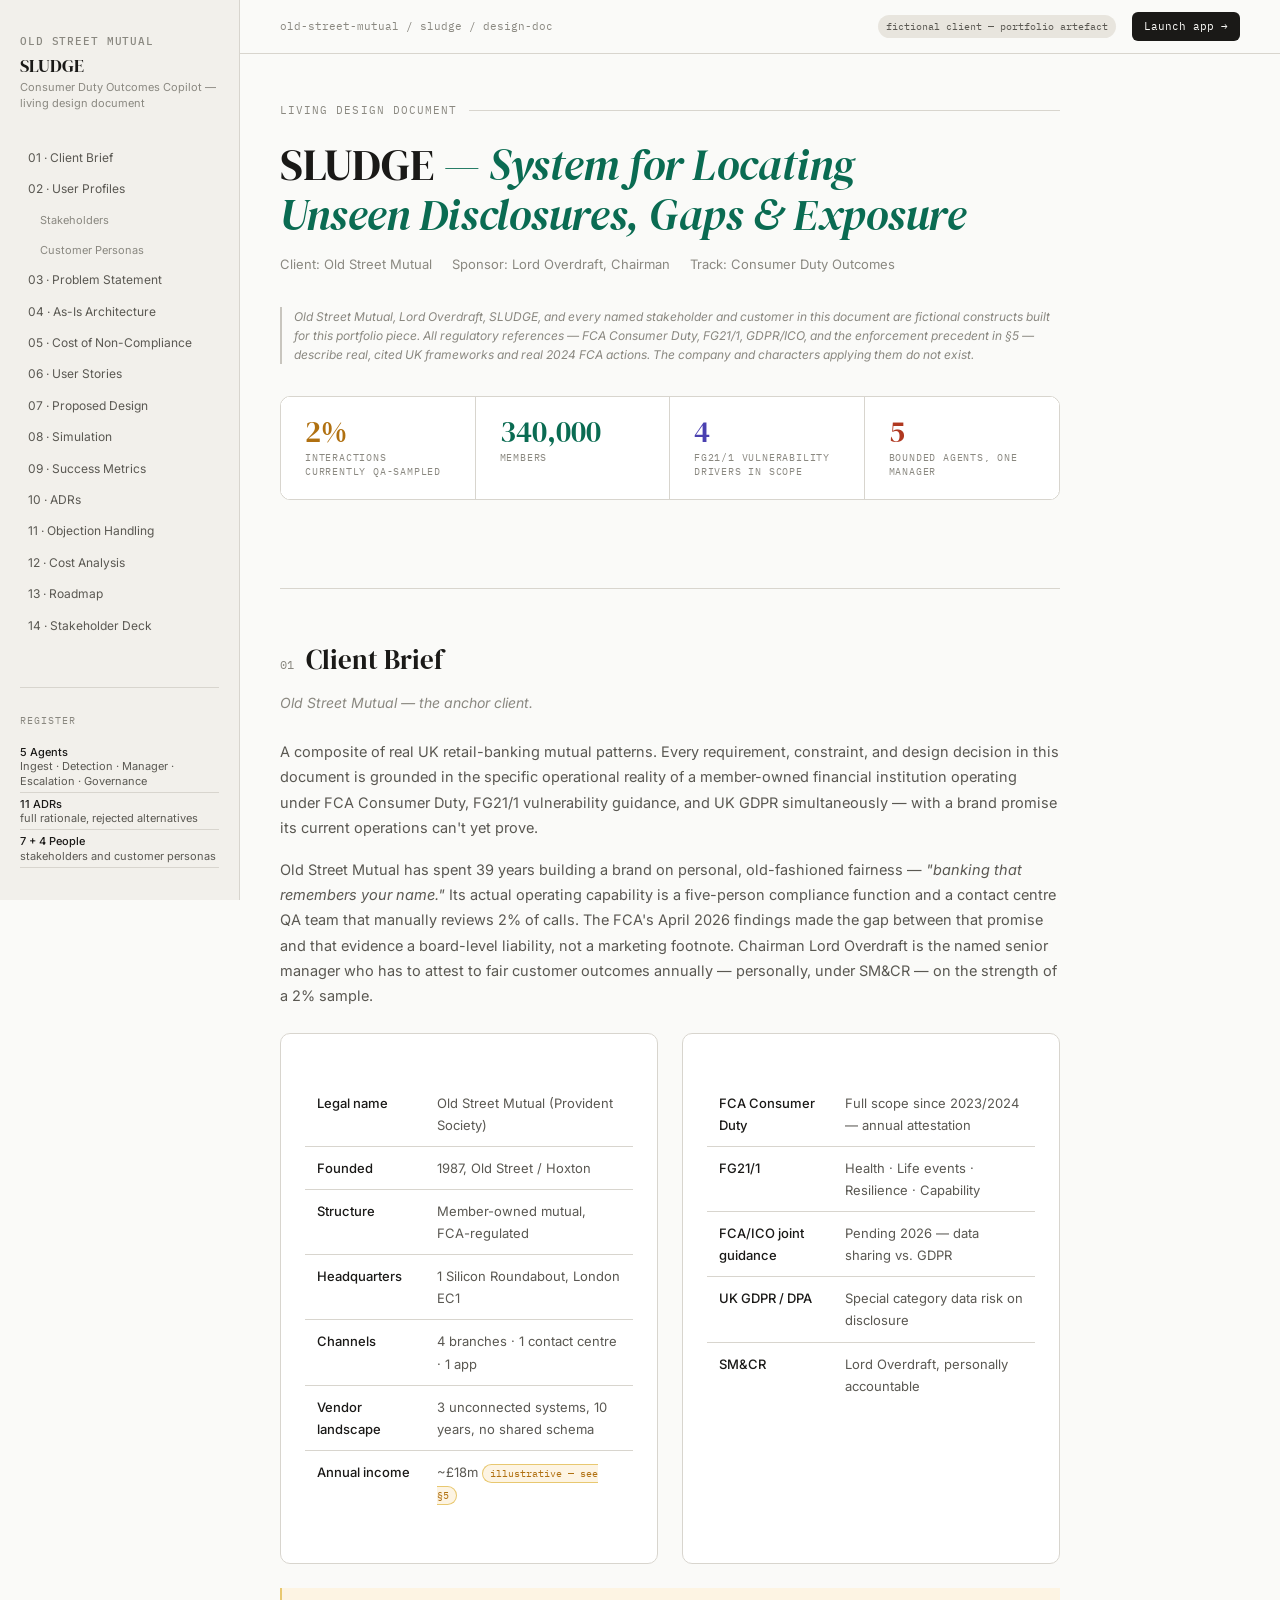
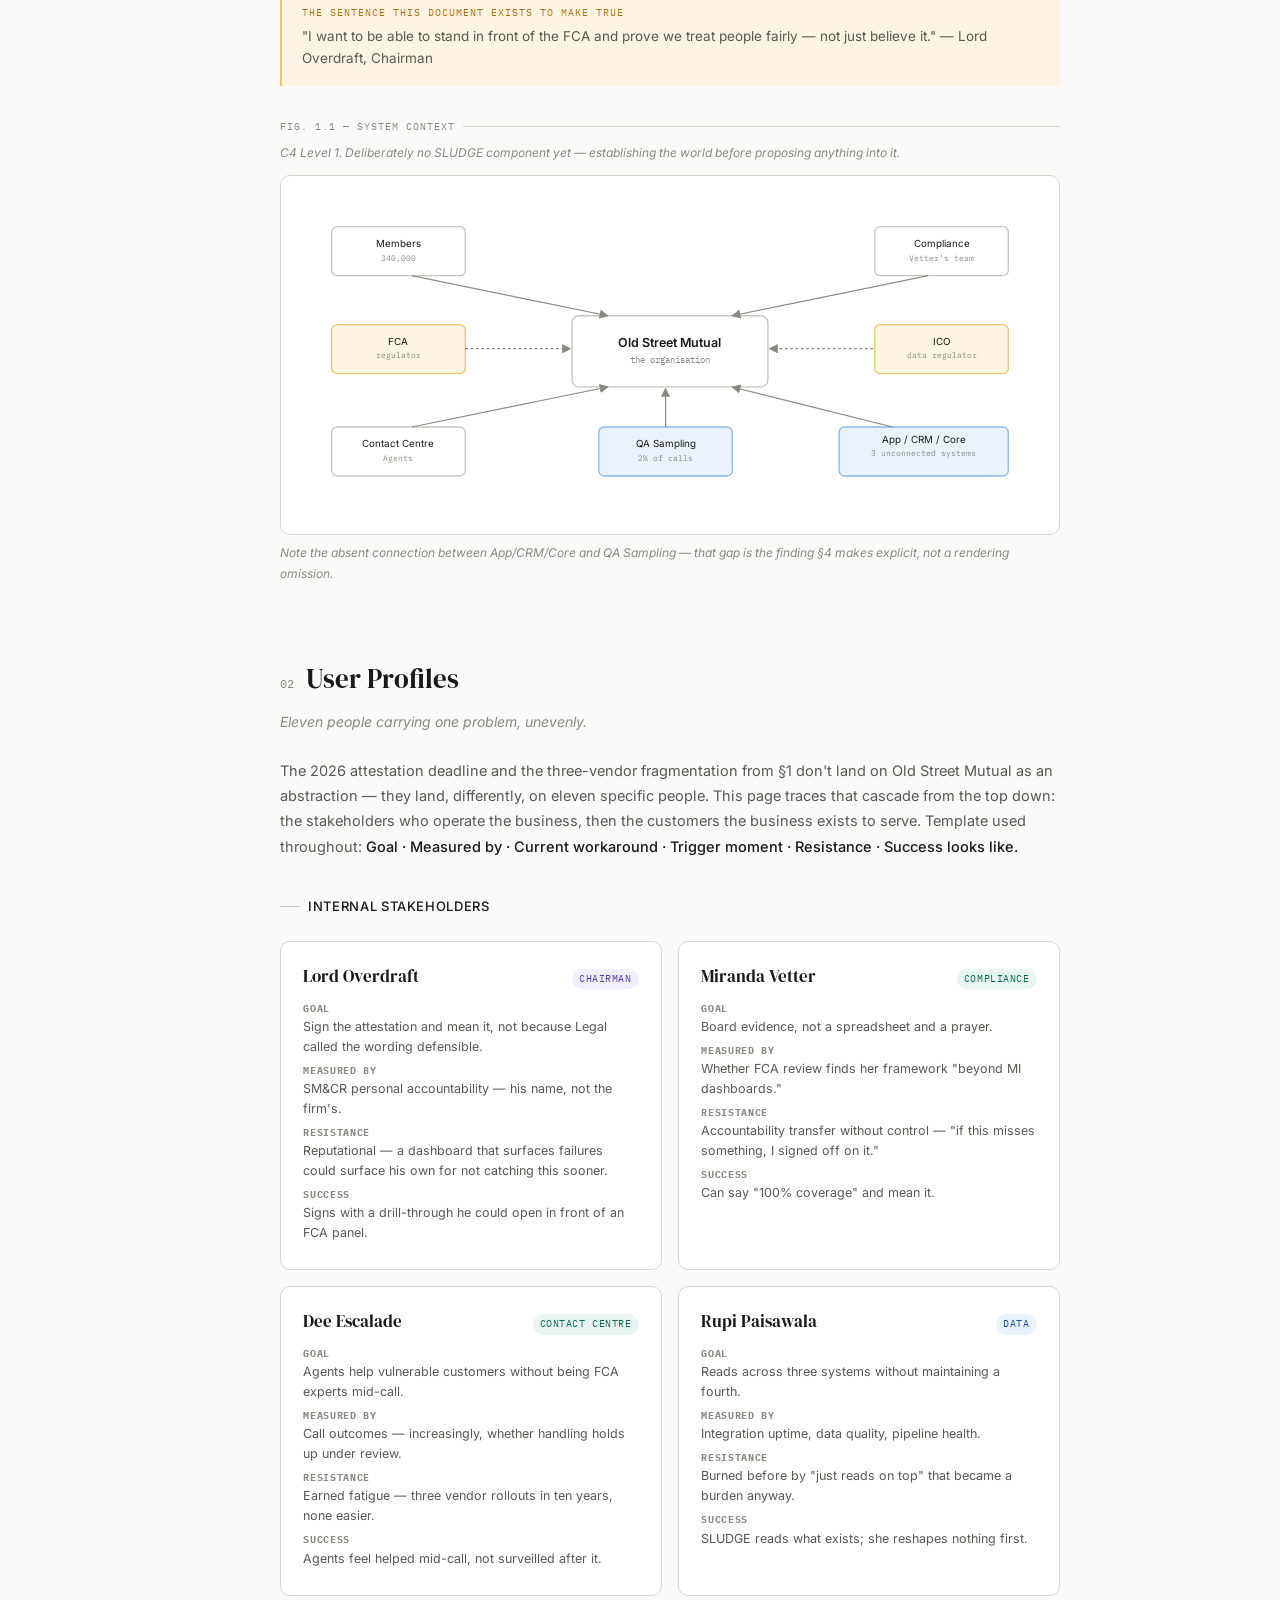
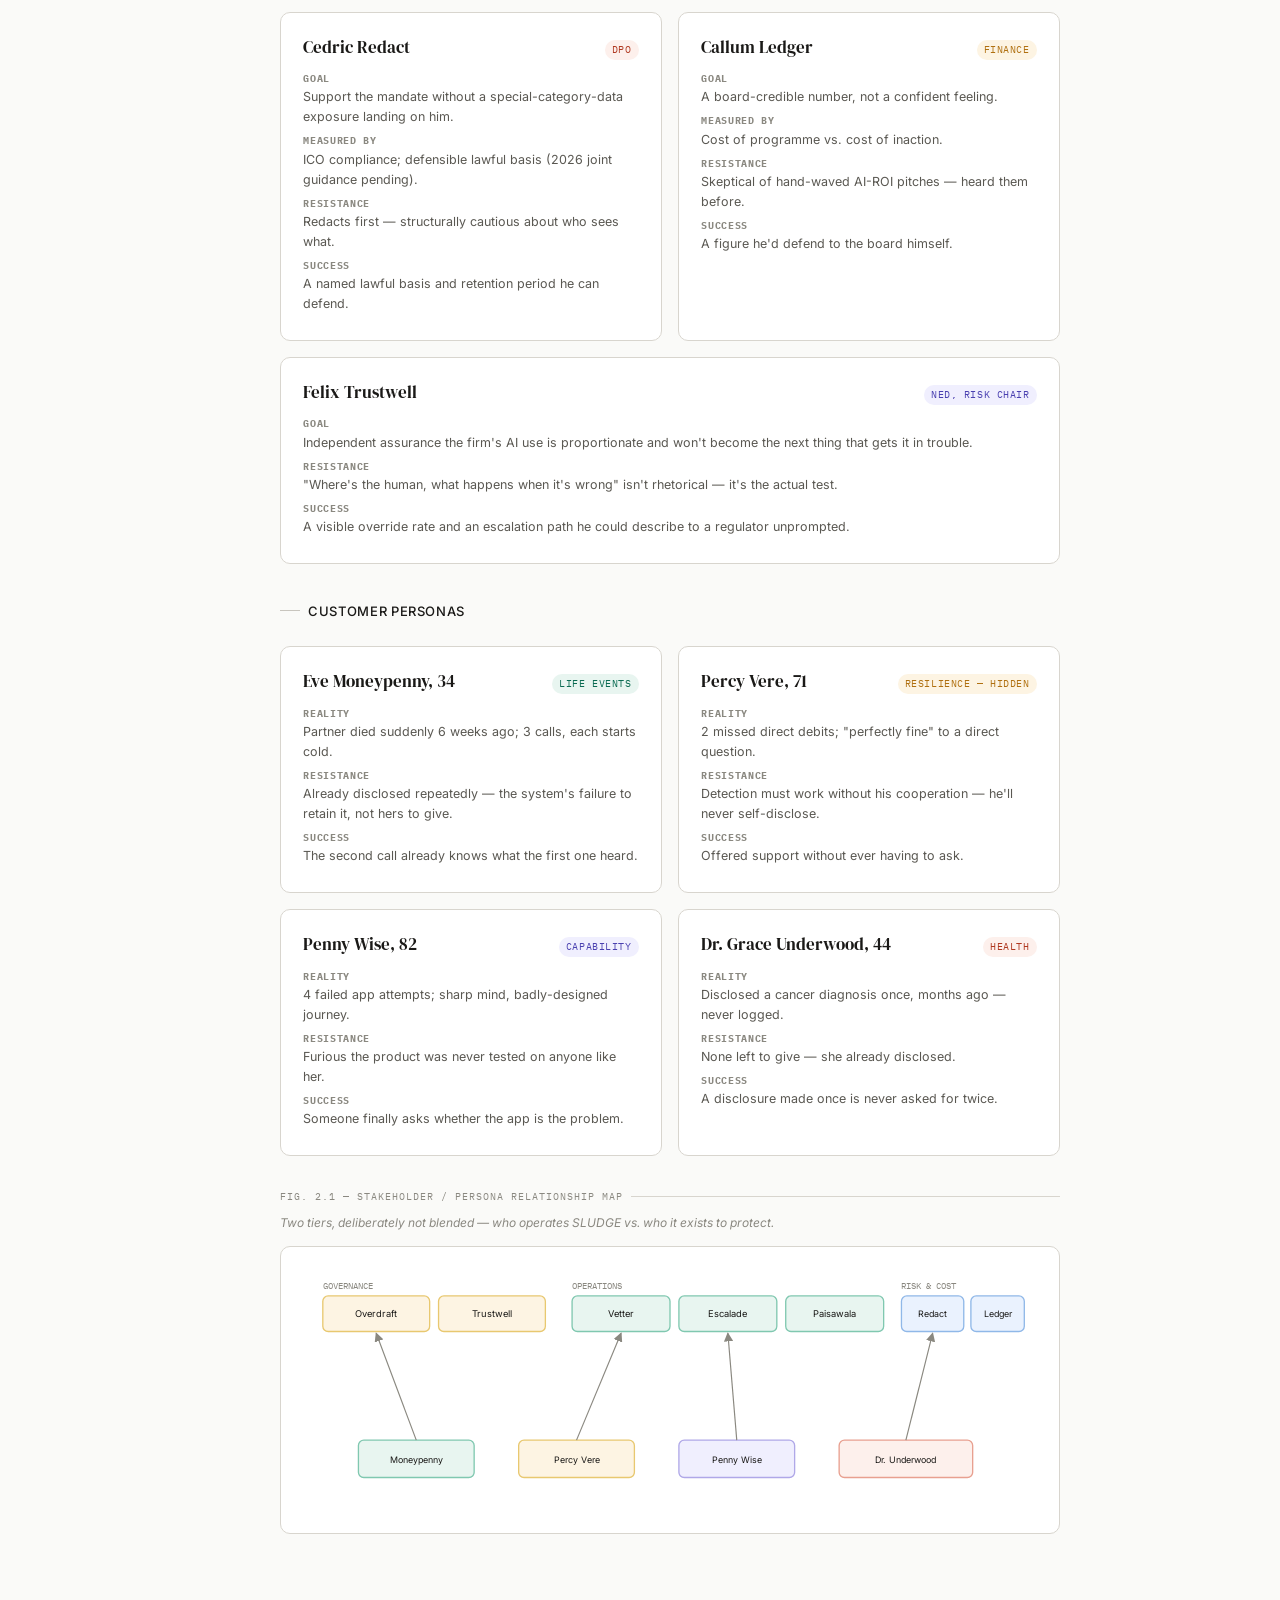
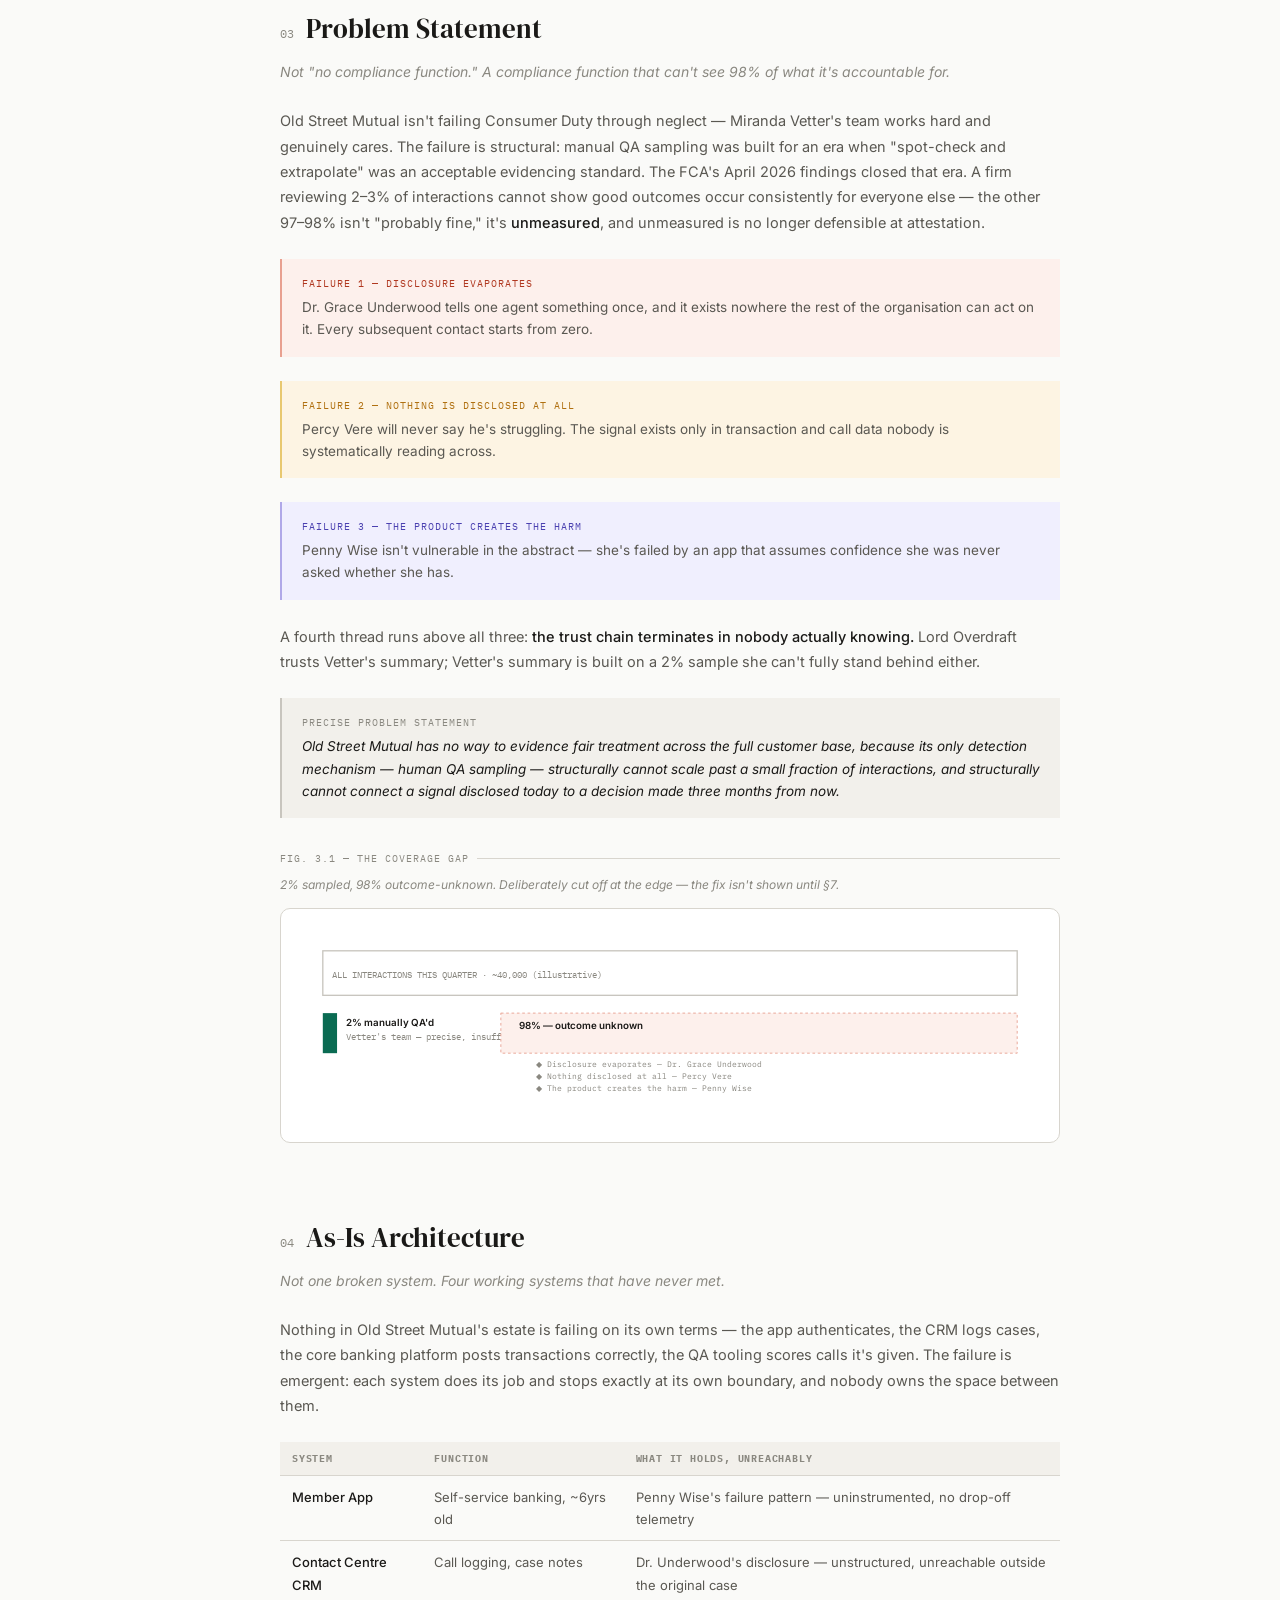
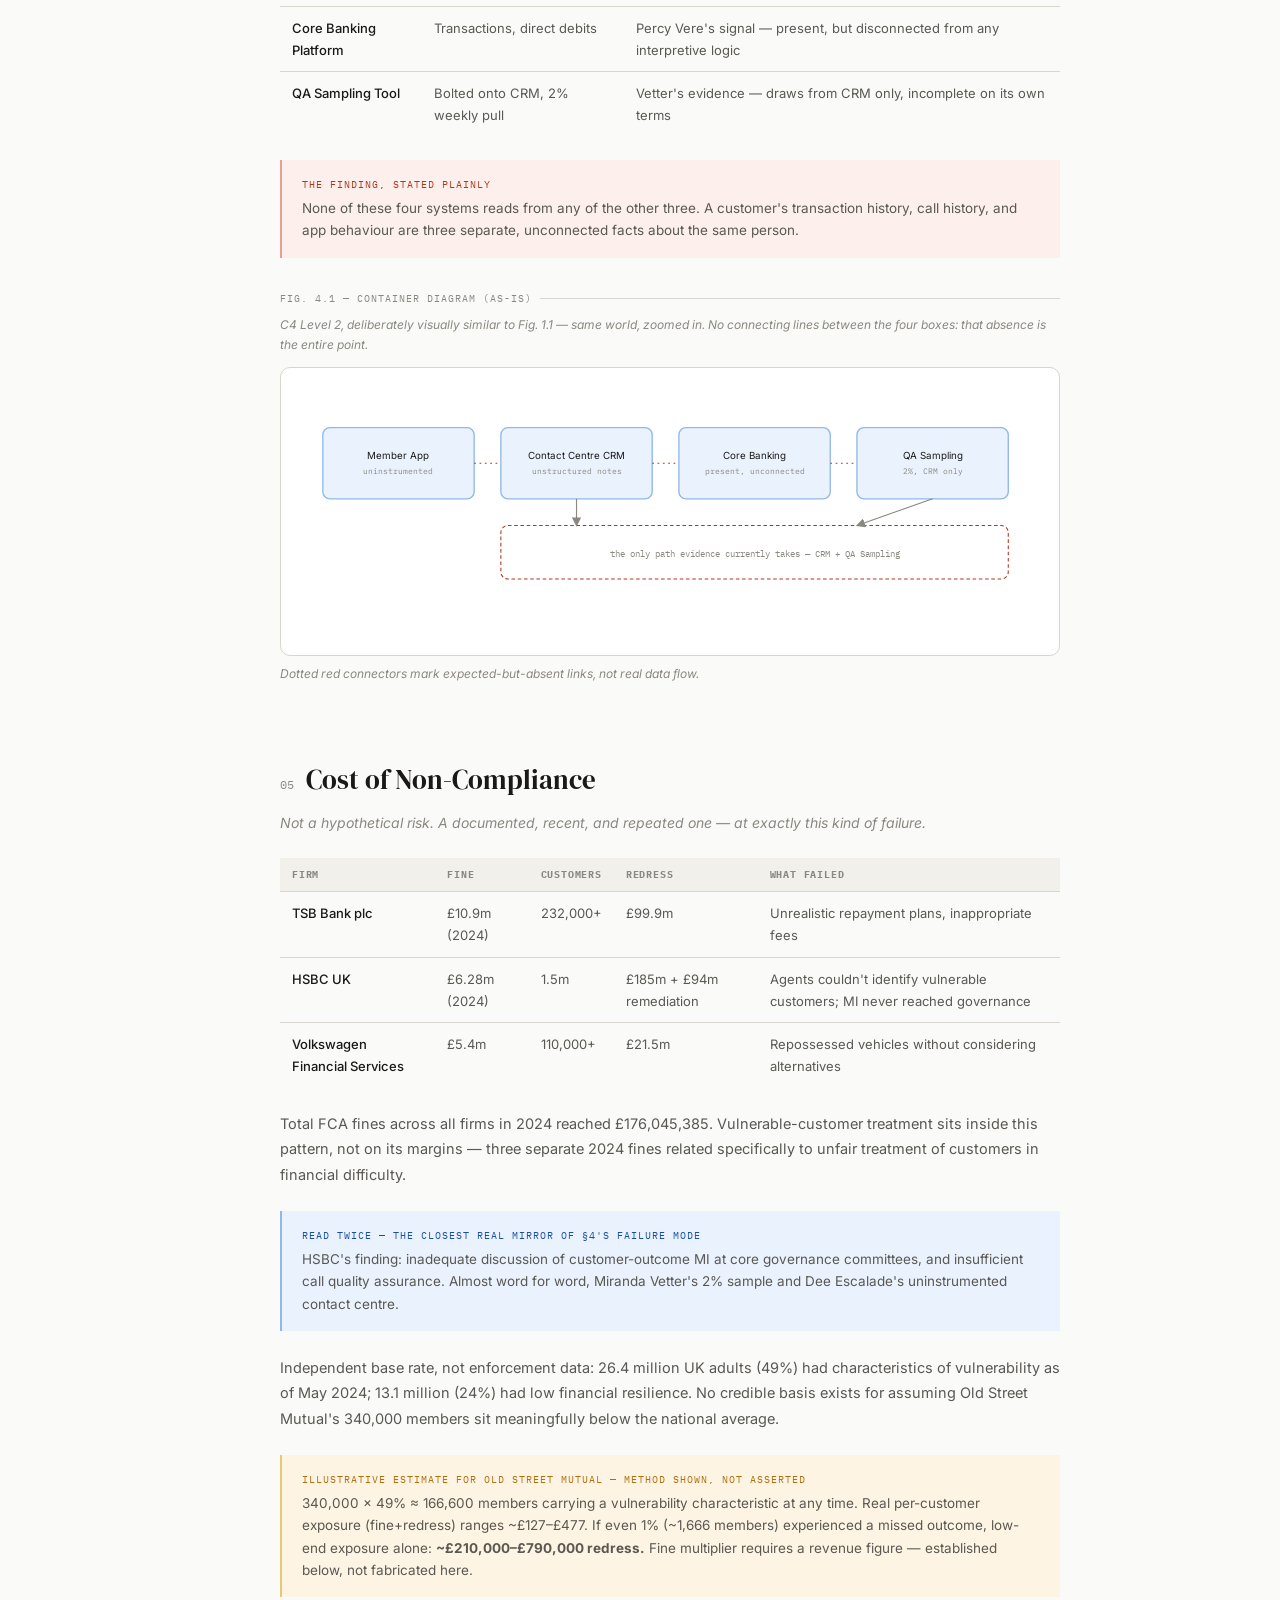
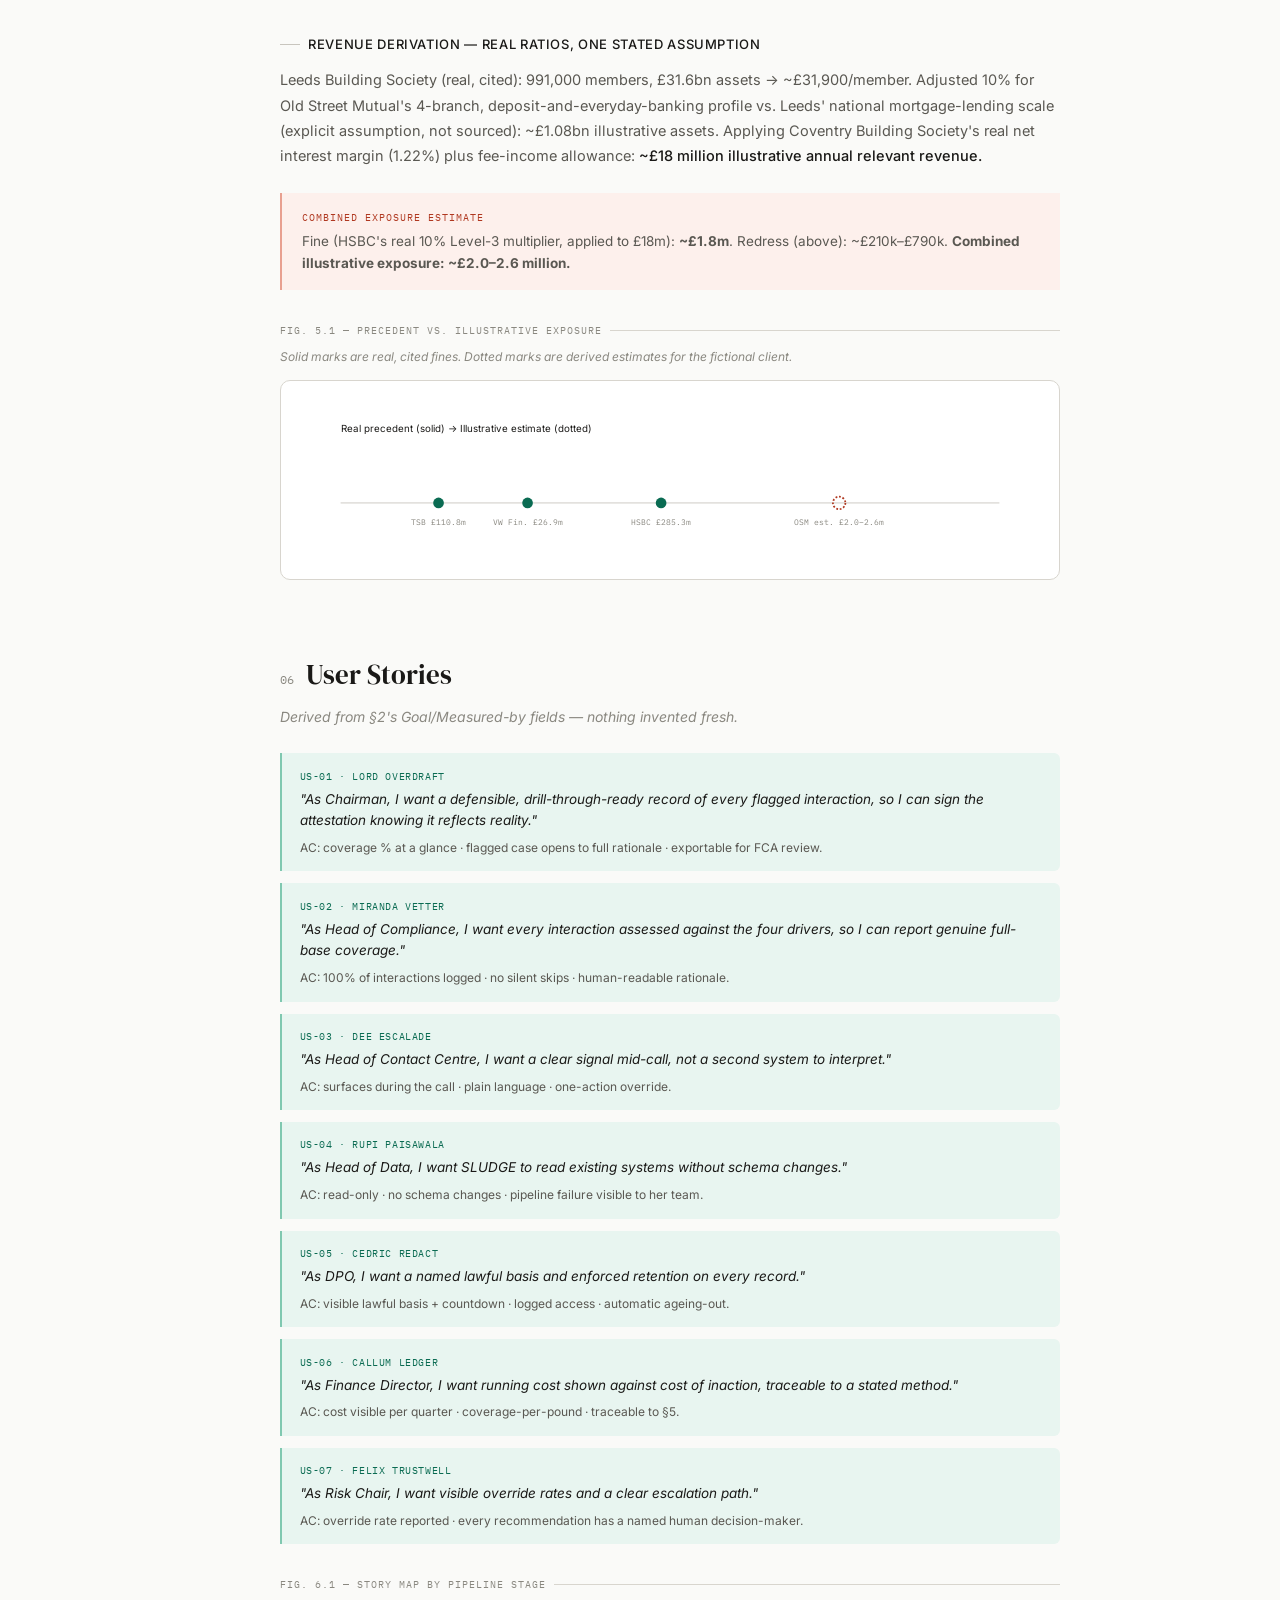
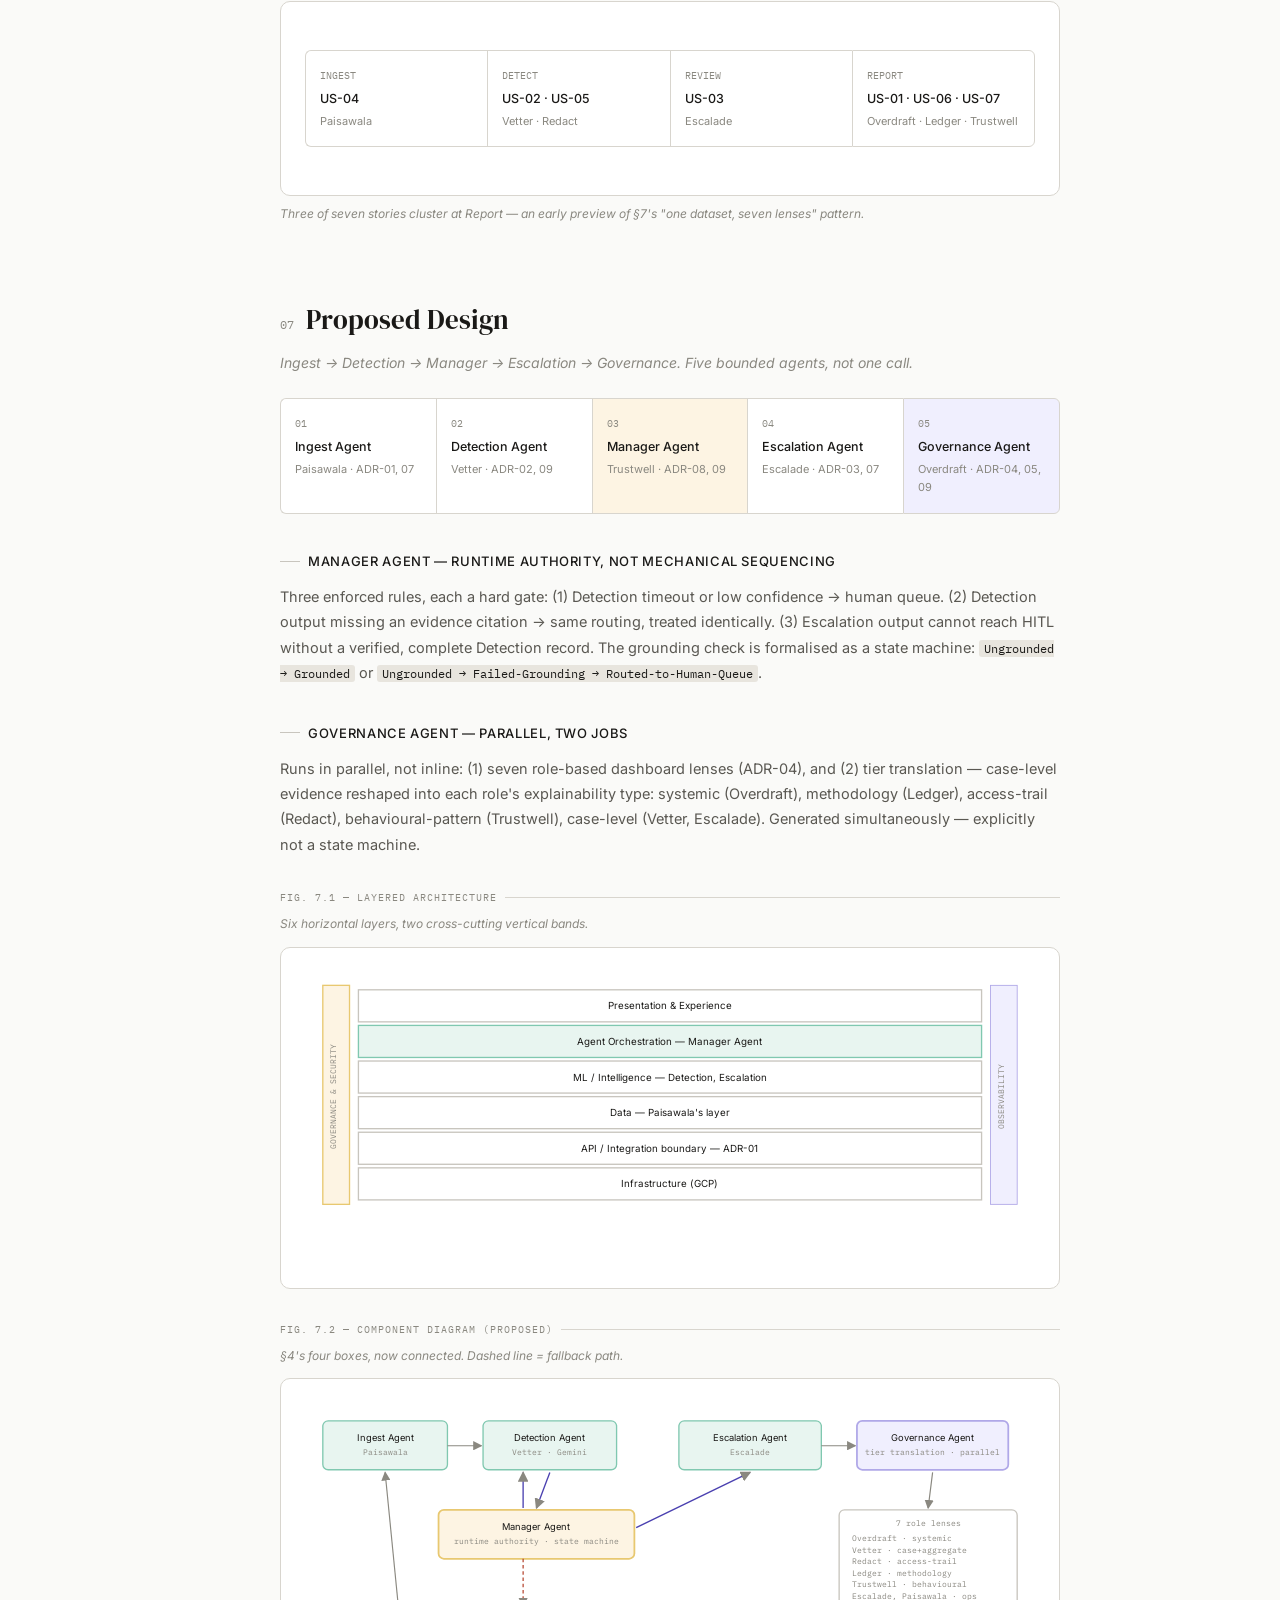
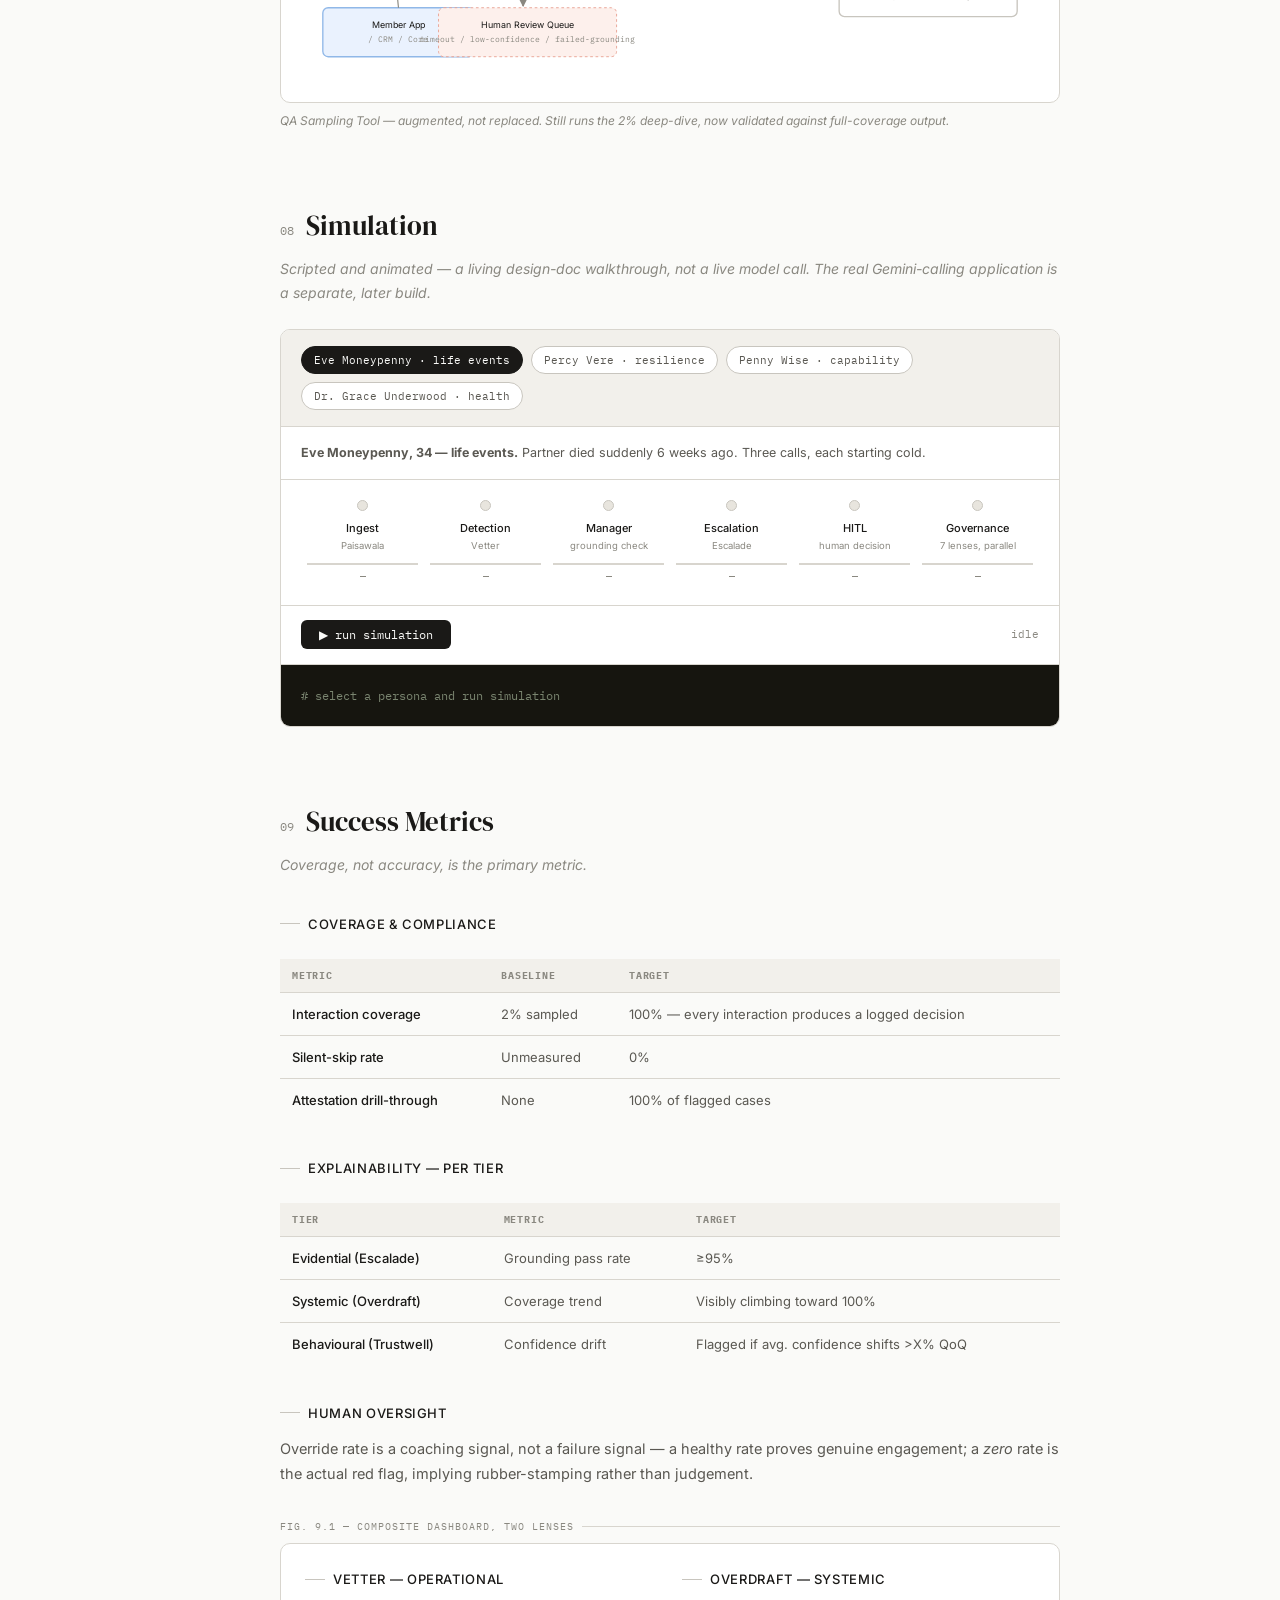
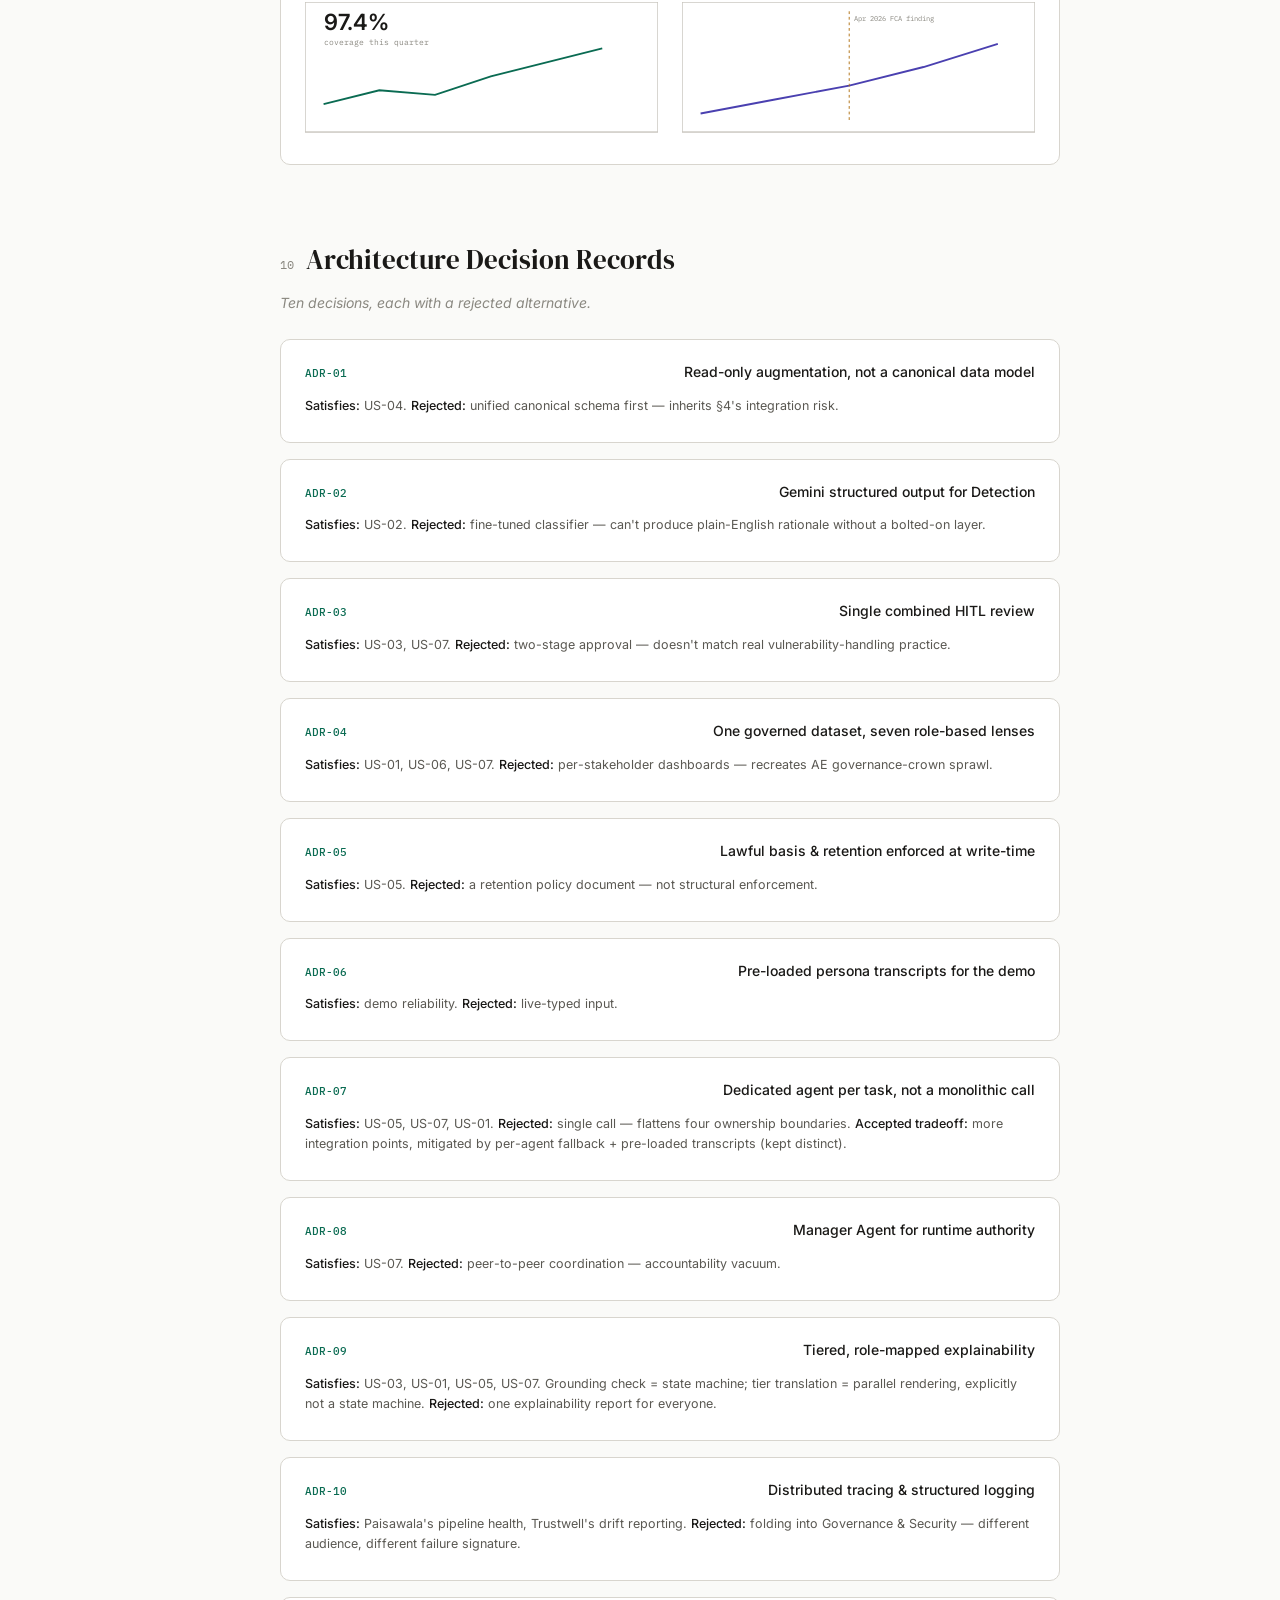
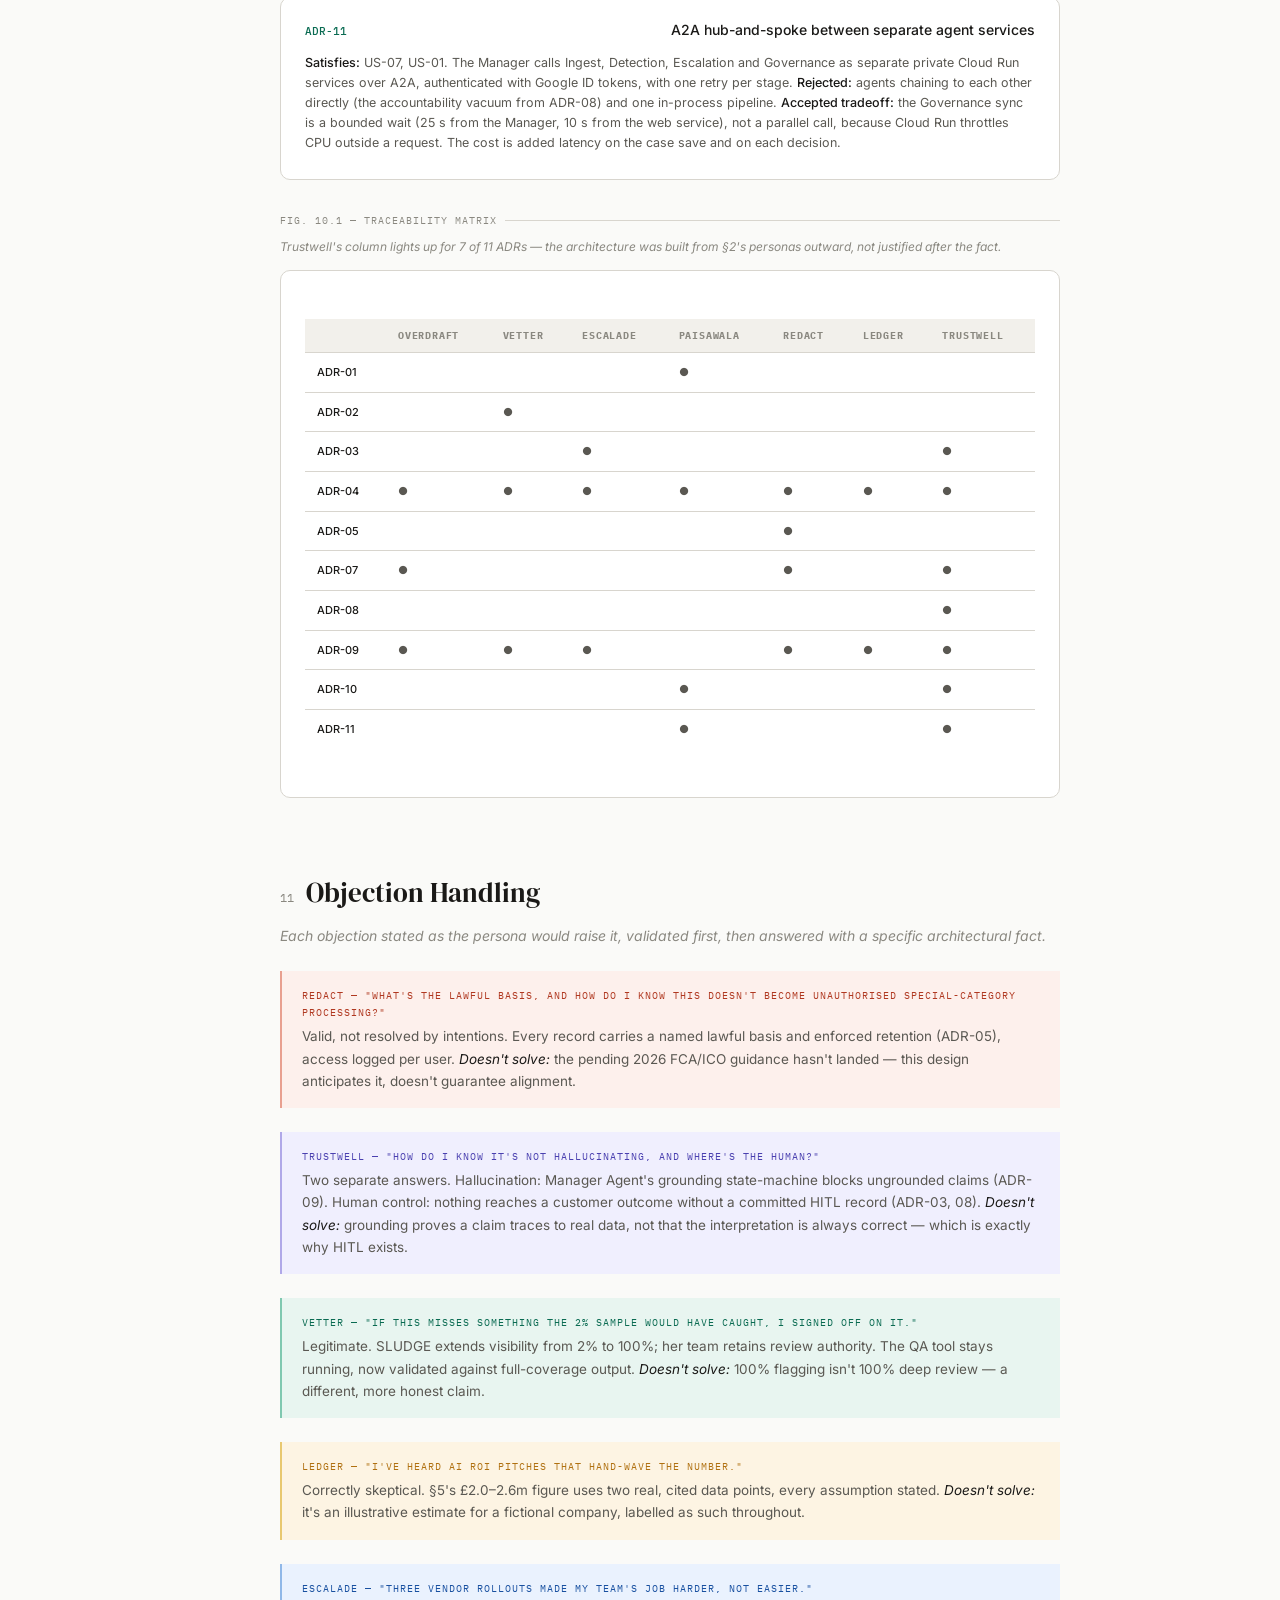
<file: index.html>
<!DOCTYPE html>
<html lang="en">
<head>
<meta charset="UTF-8"/>
<meta name="viewport" content="width=device-width, initial-scale=1.0"/>
<title>SLUDGE — Consumer Duty Outcomes Copilot for Old Street Mutual</title>
<link rel="preconnect" href="https://fonts.googleapis.com"/>
<link rel="preconnect" href="https://fonts.gstatic.com" crossorigin/>
<link href="https://fonts.googleapis.com/css2?family=DM+Serif+Display:ital@0;1&family=IBM+Plex+Mono:wght@400;500&family=Inter:wght@400;500&display=swap" rel="stylesheet"/>
<style>
:root {
  --bg: #fafaf8; --bg2: #f2f0eb; --bg3: #e8e5de;
  --text: #1a1917; --text2: #5a5852; --text3: #8a8880;
  --border: #d8d5ce; --border2: #c8c5be;
  --amber: #b07010; --amber-bg: #fdf4e3; --amber-border: #e8c870;
  --teal: #0a6b52; --teal-bg: #e8f5f0; --teal-border: #80c8b0;
  --purple: #4a40b0; --purple-bg: #f0effe; --purple-border: #b0a8e8;
  --coral: #b03820; --coral-bg: #fdf0ec; --coral-border: #e8a090;
  --blue: #1850a0; --blue-bg: #eaf2fe; --blue-border: #90b8e8;
  --serif: 'DM Serif Display', Georgia, serif;
  --mono: 'IBM Plex Mono', monospace;
  --sans: 'Inter', system-ui, sans-serif;
  --r: 6px; --r-lg: 10px;
}
* { box-sizing: border-box; margin: 0; padding: 0; }
body { font-family: var(--sans); background: var(--bg); color: var(--text); font-size: 15px; line-height: 1.7; }
.page-wrap { display: grid; grid-template-columns: 240px 1fr; min-height: 100vh; }

/* SIDEBAR */
.sidebar { position: sticky; top: 0; height: 100vh; overflow-y: auto; background: var(--bg2); border-right: 1px solid var(--border); padding: 2rem 1.25rem; display: flex; flex-direction: column; gap: 0; }
.sidebar-logo { font-family: var(--mono); font-size: 11px; font-weight: 500; color: var(--text3); letter-spacing: 0.08em; text-transform: uppercase; margin-bottom: 0.25rem; }
.sidebar-project { font-family: var(--serif); font-size: 18px; color: var(--text); margin-bottom: 0.25rem; line-height: 1.2; }
.sidebar-sub { font-size: 11px; color: var(--text3); margin-bottom: 2rem; line-height: 1.4; }
.sidebar-nav { list-style: none; display: flex; flex-direction: column; gap: 1px; }
.sidebar-nav a { display: block; font-size: 12px; color: var(--text2); text-decoration: none; padding: 5px 8px; border-radius: var(--r); transition: background 0.15s, color 0.15s; }
.sidebar-nav a:hover { background: var(--bg3); color: var(--text); }
.sidebar-nav a.active { background: var(--text); color: var(--bg); }
.sidebar-nav .sub { padding-left: 20px; font-size: 11px; color: var(--text3); }
.sidebar-nav .sub:hover { color: var(--text2); }
.sidebar-divider { height: 1px; background: var(--border); margin: 1rem 0; }
.stack-block { margin-top: auto; padding-top: 1.5rem; border-top: 1px solid var(--border); }
.stack-title { font-family: var(--mono); font-size: 10px; text-transform: uppercase; letter-spacing: 0.1em; color: var(--text3); margin-bottom: 0.75rem; }
.stack-item { font-size: 11px; color: var(--text2); padding: 4px 0; border-bottom: 1px solid var(--border); line-height: 1.3; }
.stack-item strong { display: block; color: var(--text); font-weight: 500; font-size: 11px; }

/* MAIN */
.main { padding: 0; }
.topbar { display: flex; align-items: center; justify-content: space-between; padding: 0.75rem 2.5rem; border-bottom: 1px solid var(--border); position: sticky; top: 0; background: rgba(250,250,248,0.95); backdrop-filter: blur(8px); z-index: 100; }
.topbar-breadcrumb { font-family: var(--mono); font-size: 11px; color: var(--text3); }
.topbar-right { display: flex; align-items: center; gap: 16px; }
.topbar-tag { font-family: var(--mono); font-size: 10px; padding: 3px 8px; background: var(--bg3); border-radius: 99px; color: var(--text2); }
.topbar-launch { font-family: var(--mono); font-size: 11px; padding: 5px 12px; background: var(--text, #1a1a18); color: var(--bg, #fafaf8); border-radius: var(--r, 6px); text-decoration: none; }
.topbar-launch:hover { background: var(--teal, #0f766e); }
.topbar-launch:focus-visible { outline: 2px solid var(--teal, #0f766e); outline-offset: 2px; }

.content { padding: 3rem 2.5rem 5rem; max-width: 860px; }

/* HEADER */
.doc-header { margin-bottom: 3rem; padding-bottom: 3rem; border-bottom: 1px solid var(--border); }
.doc-eyebrow { display: flex; align-items: center; gap: 12px; font-family: var(--mono); font-size: 10.5px; color: var(--text3); text-transform: uppercase; letter-spacing: 0.1em; margin-bottom: 1.25rem; }
.doc-eyebrow::after { content: ''; flex: 1; height: 1px; background: var(--border); }
.doc-title { font-family: var(--serif); font-size: clamp(28px, 4vw, 44px); font-weight: 400; line-height: 1.15; letter-spacing: -0.01em; color: var(--text); margin-bottom: 0.75rem; }
.doc-title em { font-style: italic; color: var(--teal); }
.doc-byline { font-size: 13px; color: var(--text3); display: flex; gap: 20px; flex-wrap: wrap; margin-bottom: 2rem; }
.doc-disclaimer { font-size: 12px; color: var(--text3); font-style: italic; border-left: 2px solid var(--border2); padding-left: 12px; margin-bottom: 2rem; line-height: 1.6; }

/* STAT GRID */
.stat-grid { display: grid; grid-template-columns: repeat(4, 1fr); gap: 0; border: 1px solid var(--border); border-radius: var(--r-lg); overflow: hidden; margin: 0 0 2.5rem; }
.stat-cell { padding: 1.25rem 1.5rem; border-right: 1px solid var(--border); background: white; }
.stat-cell:last-child { border-right: none; }
.stat-value { font-family: var(--serif); font-size: 30px; font-weight: 400; line-height: 1; margin-bottom: 4px; }
.stat-value.amber { color: var(--amber); }
.stat-value.teal { color: var(--teal); }
.stat-value.purple { color: var(--purple); }
.stat-value.coral { color: var(--coral); }
.stat-label { font-family: var(--mono); font-size: 10px; color: var(--text3); text-transform: uppercase; letter-spacing: 0.08em; line-height: 1.4; }

/* SECTIONS */
.section { margin-bottom: 4.5rem; scroll-margin-top: 90px; }
.section-heading { font-family: var(--serif); font-size: 27px; font-weight: 400; color: var(--text); margin-bottom: 1.25rem; display: flex; align-items: baseline; gap: 12px; }
.section-num { font-family: var(--mono); font-size: 12px; color: var(--text3); }
.section-kicker { font-style: italic; color: var(--text3); font-size: 14px; margin: -0.75rem 0 1.5rem; }
.subsection-heading { font-family: var(--sans); font-size: 13px; font-weight: 500; color: var(--text); margin: 2.25rem 0 0.75rem; text-transform: uppercase; letter-spacing: 0.05em; display: flex; align-items: center; gap: 8px; scroll-margin-top: 90px; }
.subsection-heading::before { content: ''; display: block; width: 20px; height: 1px; background: var(--border2); }
.body-text { font-size: 14.5px; line-height: 1.75; color: var(--text2); margin-bottom: 1rem; }
.body-text strong { color: var(--text); font-weight: 500; }
.body-text code { font-family: var(--mono); font-size: 12px; background: var(--bg3); padding: 1px 5px; border-radius: 3px; color: var(--text); }
.body-text a { color: var(--teal); }

/* CALLOUT */
.callout { border-left: 2px solid var(--border2); padding: 1rem 1.25rem; margin: 1.5rem 0; background: var(--bg2); }
.callout.amber { border-color: var(--amber-border); background: var(--amber-bg); }
.callout.teal { border-color: var(--teal-border); background: var(--teal-bg); }
.callout.purple { border-color: var(--purple-border); background: var(--purple-bg); }
.callout.blue { border-color: var(--blue-border); background: var(--blue-bg); }
.callout.coral { border-color: var(--coral-border); background: var(--coral-bg); }
.callout-label { font-family: var(--mono); font-size: 10px; text-transform: uppercase; letter-spacing: 0.1em; color: var(--text3); margin-bottom: 4px; }
.callout.amber .callout-label { color: var(--amber); }
.callout.teal .callout-label { color: var(--teal); }
.callout.purple .callout-label { color: var(--purple); }
.callout.blue .callout-label { color: var(--blue); }
.callout.coral .callout-label { color: var(--coral); }
.callout-body { font-size: 13.5px; line-height: 1.65; color: var(--text2); }
.callout-body em { color: var(--text); font-style: italic; }

/* FIGURE */
.figure { margin: 2rem 0; }
.figure-label { font-family: var(--mono); font-size: 10px; text-transform: uppercase; letter-spacing: 0.1em; color: var(--text3); margin-bottom: 0.5rem; display: flex; align-items: center; gap: 8px; }
.figure-label::after { content: ''; flex: 1; height: 1px; background: var(--border); }
.figure-sublabel { font-size: 12px; color: var(--text3); font-style: italic; margin-bottom: 0.75rem; }
.figure-body { border: 1px solid var(--border); border-radius: var(--r-lg); background: white; padding: 1.5rem; overflow-x: auto; }
.figure-note { font-size: 12px; color: var(--text3); margin-top: 0.5rem; font-style: italic; }

/* TABLES */
.comp-table { width: 100%; border-collapse: collapse; font-size: 13px; margin: 1.5rem 0; }
.comp-table th { font-family: var(--mono); font-size: 10px; text-transform: uppercase; letter-spacing: 0.08em; color: var(--text3); padding: 8px 12px; border-bottom: 1px solid var(--border); text-align: left; background: var(--bg2); }
.comp-table td { padding: 10px 12px; border-bottom: 1px solid var(--border); color: var(--text2); vertical-align: top; }
.comp-table td:first-child { font-weight: 500; color: var(--text); }
.comp-table tr:last-child td { border-bottom: none; }
.comp-table .highlight td { background: var(--teal-bg); }
.comp-table .dotted td { background: var(--amber-bg); }
.badge { font-family: var(--mono); font-size: 10px; padding: 2px 7px; border-radius: 99px; }
.badge.amber { background: var(--amber-bg); color: var(--amber); border: 1px solid var(--amber-border); }
.badge.teal { background: var(--teal-bg); color: var(--teal); border: 1px solid var(--teal-border); }
.badge.gray { background: var(--bg3); color: var(--text3); border: 1px solid var(--border); }
.badge.red { background: var(--coral-bg); color: var(--coral); border: 1px solid var(--coral-border); }
.badge.purple { background: var(--purple-bg); color: var(--purple); border: 1px solid var(--purple-border); }

/* PERSONA / STAKEHOLDER CARDS */
.card-grid { display: grid; grid-template-columns: repeat(2, 1fr); gap: 1rem; margin: 1.5rem 0; }
.p-card { border: 1px solid var(--border); border-radius: var(--r-lg); background: white; padding: 1.25rem 1.4rem; scroll-margin-top: 90px; }
.p-card-head { display: flex; justify-content: space-between; align-items: baseline; margin-bottom: 0.6rem; }
.p-card-name { font-family: var(--serif); font-size: 17px; color: var(--text); }
.p-card-tag { font-family: var(--mono); font-size: 9.5px; text-transform: uppercase; letter-spacing: 0.06em; padding: 2px 7px; border-radius: 99px; }
.p-card-field { font-size: 12.5px; line-height: 1.6; margin-bottom: 6px; color: var(--text2); }
.p-card-field strong { display: block; font-family: var(--mono); font-size: 9.5px; text-transform: uppercase; letter-spacing: 0.07em; color: var(--text3); margin-bottom: 1px; }

/* ADR CARDS */
.adr-card { border: 1px solid var(--border); border-radius: var(--r-lg); background: white; padding: 1.25rem 1.5rem; margin-bottom: 1rem; scroll-margin-top: 90px; }
.adr-head { display: flex; justify-content: space-between; align-items: baseline; margin-bottom: 0.75rem; flex-wrap: wrap; gap: 8px; }
.adr-id { font-family: var(--mono); font-size: 11px; color: var(--teal); font-weight: 500; }
.adr-title { font-family: var(--sans); font-size: 14px; font-weight: 500; color: var(--text); }
.adr-row { font-size: 12.5px; line-height: 1.6; color: var(--text2); margin-bottom: 6px; }
.adr-row strong { color: var(--text); font-weight: 500; }

/* USER STORY CARDS */
.us-card { border-left: 2px solid var(--teal-border); background: var(--teal-bg); border-radius: 0 var(--r) var(--r) 0; padding: 0.9rem 1.1rem; margin-bottom: 0.75rem; }
.us-id { font-family: var(--mono); font-size: 10px; color: var(--teal); text-transform: uppercase; letter-spacing: 0.06em; margin-bottom: 4px; }
.us-story { font-size: 13.5px; color: var(--text); line-height: 1.6; margin-bottom: 6px; font-style: italic; }
.us-ac { font-size: 12px; color: var(--text2); line-height: 1.6; }

/* PIPELINE / AGENTS STRIP */
.pipeline-steps { display: flex; gap: 0; margin: 1.5rem 0; align-items: stretch; }
.pipe-step { flex: 1; border: 1px solid var(--border); border-right: none; padding: 1rem 0.875rem; background: white; position: relative; }
.pipe-step:last-child { border-right: 1px solid var(--border); border-radius: 0 var(--r) var(--r) 0; }
.pipe-step:first-child { border-radius: var(--r) 0 0 var(--r); }
.pipe-num { font-family: var(--mono); font-size: 10px; color: var(--text3); margin-bottom: 4px; }
.pipe-name { font-family: var(--sans); font-size: 12.5px; font-weight: 500; color: var(--text); margin-bottom: 2px; }
.pipe-owner { font-size: 11px; color: var(--text3); }

/* SIMULATOR (adapted from AlignR pattern) */
.sim-box { border: 1px solid var(--border); border-radius: var(--r-lg); background: white; overflow: hidden; }
.sim-scenarios { display: flex; gap: 8px; padding: 1rem 1.25rem; border-bottom: 1px solid var(--border); flex-wrap: wrap; background: var(--bg2); }
.scenario-btn { font-family: var(--mono); font-size: 11px; padding: 6px 12px; border: 1px solid var(--border2); border-radius: 99px; background: white; color: var(--text2); cursor: pointer; transition: all 0.15s; }
.scenario-btn:hover { border-color: var(--teal-border); color: var(--teal); }
.scenario-btn.active { background: var(--text); color: var(--bg); border-color: var(--text); }
.sim-desc { padding: 1rem 1.25rem; font-size: 12.5px; color: var(--text2); line-height: 1.6; border-bottom: 1px solid var(--border); }
.sim-stages { display: flex; padding: 1.25rem; gap: 0; border-bottom: 1px solid var(--border); }
.sim-stage { flex: 1; text-align: center; position: relative; padding: 0 6px; }
.stage-dot { width: 11px; height: 11px; border-radius: 50%; background: var(--bg3); border: 1px solid var(--border2); margin: 0 auto 8px; transition: all 0.2s; }
.stage-dot.running { background: var(--amber); border-color: var(--amber); animation: pulse 0.8s infinite; }
.stage-dot.done { background: var(--teal); border-color: var(--teal); }
.stage-dot.blocked { background: var(--coral); border-color: var(--coral); }
@keyframes pulse { 0%,100% { opacity:1; } 50% { opacity:0.4; } }
.stage-name { font-family: var(--sans); font-size: 11px; font-weight: 500; color: var(--text); }
.stage-owner { font-size: 9.5px; color: var(--text3); margin-top: 1px; }
.stage-bar { height: 2px; background: var(--border); margin-top: 8px; overflow: hidden; }
.stage-bar-fill { height: 100%; width: 0; background: var(--teal); transition: width 0.4s; }
.stage-timing { font-family: var(--mono); font-size: 9.5px; color: var(--text3); margin-top: 4px; }
.stage-timing.done { color: var(--teal); }
.sim-controls { display: flex; align-items: center; justify-content: space-between; padding: 0.9rem 1.25rem; border-bottom: 1px solid var(--border); }
.run-btn { font-family: var(--mono); font-size: 12px; padding: 7px 18px; background: var(--text); color: var(--bg); border: none; border-radius: var(--r); cursor: pointer; }
.run-btn:disabled { opacity: 0.5; cursor: not-allowed; }
.sim-status { font-family: var(--mono); font-size: 11px; color: var(--text3); }
.sim-status.running { color: var(--amber); }
.sim-status.done { color: var(--teal); }
.sim-output { font-family: var(--mono); font-size: 12px; line-height: 1.8; padding: 1.25rem; background: #16150f; color: #d8d5ce; max-height: 340px; overflow-y: auto; }
.out-line { display: block; }
.out-comment { color: #7a8570; }
.out-warn { color: #d8a84a; }
.out-key { color: #8ba8c8; }
.out-val { color: #d8d5ce; }

/* CAROUSEL (Stakeholder Deck) */
.carousel { border: 1px solid var(--border); border-radius: var(--r-lg); background: white; overflow: hidden; }
.carousel-nav { display: flex; gap: 4px; padding: 0.9rem 1.25rem; border-bottom: 1px solid var(--border); background: var(--bg2); overflow-x: auto; }
.slide-btn { font-family: var(--mono); font-size: 10.5px; padding: 5px 10px; border: 1px solid var(--border2); border-radius: 99px; background: white; color: var(--text3); cursor: pointer; white-space: nowrap; }
.slide-btn.active { background: var(--purple); color: white; border-color: var(--purple); }
.slide-panel { display: none; padding: 2.5rem; min-height: 320px; }
.slide-panel.active { display: block; }
.slide-headline { font-family: var(--serif); font-size: 22px; color: var(--text); margin-bottom: 0.5rem; line-height: 1.25; }
.slide-sub { font-size: 13px; color: var(--text3); margin-bottom: 1.25rem; }
.slide-note { font-size: 12.5px; color: var(--text2); background: var(--bg2); border-left: 2px solid var(--purple-border); padding: 0.75rem 1rem; margin-top: 1.25rem; font-style: italic; }

/* DIAGRAM SVG helpers */
.dbox { fill: white; stroke: var(--border2); stroke-width: 1.5; }
.dbox-agent { fill: var(--teal-bg); stroke: var(--teal-border); stroke-width: 1.5; }
.dbox-ext { fill: var(--blue-bg); stroke: var(--blue-border); stroke-width: 1.5; }
.dbox-reg { fill: var(--amber-bg); stroke: var(--amber-border); stroke-width: 1.5; }
.dtext { font-family: 'Inter', sans-serif; fill: var(--text); }
.dtext-sm { font-family: 'IBM Plex Mono', monospace; fill: var(--text3); }
.darrow { stroke: var(--text3); stroke-width: 1.3; fill: none; marker-end: url(#arrow); }
.darrow-dash { stroke: var(--coral); stroke-width: 1.3; fill: none; stroke-dasharray: 4 3; marker-end: url(#arrow); }

footer.doc-footer { border-top: 1px solid var(--border); padding: 2.5rem; text-align: center; font-size: 12px; color: var(--text3); font-style: italic; }

@media (max-width: 900px) {
  .page-wrap { grid-template-columns: 1fr; }
  .sidebar { position: relative; height: auto; }
  .card-grid { grid-template-columns: 1fr; }
  .stat-grid { grid-template-columns: repeat(2,1fr); }
}
</style>
</head>
<body>
<div class="page-wrap">

<nav class="sidebar">
  <div class="sidebar-logo">Old Street Mutual</div>
  <div class="sidebar-project">SLUDGE</div>
  <div class="sidebar-sub">Consumer Duty Outcomes Copilot — living design document</div>
  <ul class="sidebar-nav">
    <li><a href="#s1">01 · Client Brief</a></li>
    <li><a href="#s2">02 · User Profiles</a></li>
    <li><a href="#s2" class="sub">Stakeholders</a></li>
    <li><a href="#s2-personas" class="sub">Customer Personas</a></li>
    <li><a href="#s3">03 · Problem Statement</a></li>
    <li><a href="#s4">04 · As-Is Architecture</a></li>
    <li><a href="#s5">05 · Cost of Non-Compliance</a></li>
    <li><a href="#s6">06 · User Stories</a></li>
    <li><a href="#s7">07 · Proposed Design</a></li>
    <li><a href="#s8">08 · Simulation</a></li>
    <li><a href="#s9">09 · Success Metrics</a></li>
    <li><a href="#s10">10 · ADRs</a></li>
    <li><a href="#s11">11 · Objection Handling</a></li>
    <li><a href="#s12">12 · Cost Analysis</a></li>
    <li><a href="#s13">13 · Roadmap</a></li>
    <li><a href="#s14">14 · Stakeholder Deck</a></li>
  </ul>
  <div class="stack-block">
    <div class="stack-title">Register</div>
    <div class="stack-item"><strong>5 Agents</strong>Ingest · Detection · Manager · Escalation · Governance</div>
    <div class="stack-item"><strong>11 ADRs</strong>full rationale, rejected alternatives</div>
    <div class="stack-item"><strong>7 + 4 People</strong>stakeholders and customer personas</div>
  </div>
</nav>

<div class="main">
  <div class="topbar">
    <div class="topbar-breadcrumb">old-street-mutual / sludge / design-doc</div>
    <div class="topbar-right"><span class="topbar-tag">fictional client — portfolio artefact</span><a class="topbar-launch" href="https://sludge-web-807627578504.us-east1.run.app" target="_blank" rel="noopener">Launch app →</a></div>
  </div>

  <div class="content">

  <header class="doc-header" id="top">
    <div class="doc-eyebrow">Living design document</div>
    <h1 class="doc-title">SLUDGE <em>— System for Locating<br/>Unseen Disclosures, Gaps &amp; Exposure</em></h1>
    <div class="doc-byline">
      <span>Client: Old Street Mutual</span>
      <span>Sponsor: Lord Overdraft, Chairman</span>
      <span>Track: Consumer Duty Outcomes</span>
    </div>
    <div class="doc-disclaimer">Old Street Mutual, Lord Overdraft, SLUDGE, and every named stakeholder and customer in this document are fictional constructs built for this portfolio piece. All regulatory references — FCA Consumer Duty, FG21/1, GDPR/ICO, and the enforcement precedent in §5 — describe real, cited UK frameworks and real 2024 FCA actions. The company and characters applying them do not exist.</div>
    <div class="stat-grid">
      <div class="stat-cell"><div class="stat-value amber">2%</div><div class="stat-label">Interactions currently QA-sampled</div></div>
      <div class="stat-cell"><div class="stat-value teal">340,000</div><div class="stat-label">Members</div></div>
      <div class="stat-cell"><div class="stat-value purple">4</div><div class="stat-label">FG21/1 vulnerability drivers in scope</div></div>
      <div class="stat-cell"><div class="stat-value coral">5</div><div class="stat-label">Bounded agents, one manager</div></div>
    </div>
  </header>

  <!-- ============ SECTION 1 ============ -->
  <section class="section" id="s1">
    <h2 class="section-heading"><span class="section-num">01</span> Client Brief</h2>
    <p class="section-kicker">Old Street Mutual — the anchor client.</p>

    <p class="body-text">A composite of real UK retail-banking mutual patterns. Every requirement, constraint, and design decision in this document is grounded in the specific operational reality of a member-owned financial institution operating under FCA Consumer Duty, FG21/1 vulnerability guidance, and UK GDPR simultaneously — with a brand promise its current operations can't yet prove.</p>

    <p class="body-text">Old Street Mutual has spent 39 years building a brand on personal, old-fashioned fairness — <em>"banking that remembers your name."</em> Its actual operating capability is a five-person compliance function and a contact centre QA team that manually reviews 2% of calls. The FCA's April 2026 findings made the gap between that promise and that evidence a board-level liability, not a marketing footnote. Chairman Lord Overdraft is the named senior manager who has to attest to fair customer outcomes annually — personally, under SM&amp;CR — on the strength of a 2% sample.</p>

    <div style="display:grid; grid-template-columns:1fr 1fr; gap:1.5rem; margin:1.5rem 0;">
      <div class="figure-body">
        <table class="comp-table">
          <tr><td>Legal name</td><td>Old Street Mutual (Provident Society)</td></tr>
          <tr><td>Founded</td><td>1987, Old Street / Hoxton</td></tr>
          <tr><td>Structure</td><td>Member-owned mutual, FCA-regulated</td></tr>
          <tr><td>Headquarters</td><td>1 Silicon Roundabout, London EC1</td></tr>
          <tr><td>Channels</td><td>4 branches · 1 contact centre · 1 app</td></tr>
          <tr><td>Vendor landscape</td><td>3 unconnected systems, 10 years, no shared schema</td></tr>
          <tr><td>Annual income</td><td>~£18m <span class="badge amber">illustrative — see §5</span></td></tr>
        </table>
      </div>
      <div class="figure-body">
        <table class="comp-table">
          <tr><td>FCA Consumer Duty</td><td>Full scope since 2023/2024 — annual attestation</td></tr>
          <tr><td>FG21/1</td><td>Health · Life events · Resilience · Capability</td></tr>
          <tr><td>FCA/ICO joint guidance</td><td>Pending 2026 — data sharing vs. GDPR</td></tr>
          <tr><td>UK GDPR / DPA</td><td>Special category data risk on disclosure</td></tr>
          <tr><td>SM&amp;CR</td><td>Lord Overdraft, personally accountable</td></tr>
        </table>
      </div>
    </div>

    <div class="callout amber">
      <div class="callout-label">The sentence this document exists to make true</div>
      <div class="callout-body">"I want to be able to stand in front of the FCA and prove we treat people fairly — not just believe it." — Lord Overdraft, Chairman</div>
    </div>

    <div class="figure">
      <div class="figure-label">Fig. 1.1 — System Context</div>
      <div class="figure-sublabel">C4 Level 1. Deliberately no SLUDGE component yet — establishing the world before proposing anything into it.</div>
      <div class="figure-body">
        <svg viewBox="0 0 820 340" width="100%">
          <defs><marker id="arrow" markerWidth="8" markerHeight="8" refX="7" refY="4" orient="auto"><path d="M0,0 L8,4 L0,8 Z" fill="var(--text3)"/></marker></defs>
          <rect x="300" y="130" width="220" height="80" rx="8" class="dbox" stroke-width="2"/>
          <text x="410" y="165" text-anchor="middle" class="dtext" font-size="14" font-weight="600">Old Street Mutual</text>
          <text x="410" y="183" text-anchor="middle" class="dtext-sm" font-size="10">the organisation</text>

          <rect x="30" y="30" width="150" height="55" rx="6" class="dbox"/>
          <text x="105" y="53" text-anchor="middle" class="dtext" font-size="11">Members</text>
          <text x="105" y="68" text-anchor="middle" class="dtext-sm" font-size="9">340,000</text>
          <path d="M120,85 L340,130" class="darrow"/>

          <rect x="30" y="255" width="150" height="55" rx="6" class="dbox"/>
          <text x="105" y="278" text-anchor="middle" class="dtext" font-size="11">Contact Centre</text>
          <text x="105" y="293" text-anchor="middle" class="dtext-sm" font-size="9">Agents</text>
          <path d="M120,255 L340,210" class="darrow"/>

          <rect x="640" y="30" width="150" height="55" rx="6" class="dbox"/>
          <text x="715" y="53" text-anchor="middle" class="dtext" font-size="11">Compliance</text>
          <text x="715" y="68" text-anchor="middle" class="dtext-sm" font-size="9">Vetter's team</text>
          <path d="M700,85 L480,130" class="darrow"/>

          <rect x="600" y="255" width="190" height="55" rx="6" class="dbox-ext"/>
          <text x="695" y="273" text-anchor="middle" class="dtext" font-size="11">App / CRM / Core</text>
          <text x="695" y="288" text-anchor="middle" class="dtext-sm" font-size="9">3 unconnected systems</text>
          <path d="M660,255 L480,210" class="darrow"/>

          <rect x="330" y="255" width="150" height="55" rx="6" class="dbox-ext"/>
          <text x="405" y="278" text-anchor="middle" class="dtext" font-size="11">QA Sampling</text>
          <text x="405" y="293" text-anchor="middle" class="dtext-sm" font-size="9">2% of calls</text>
          <path d="M405,255 L405,212" class="darrow"/>

          <rect x="30" y="140" width="150" height="55" rx="6" class="dbox-reg"/>
          <text x="105" y="163" text-anchor="middle" class="dtext" font-size="11">FCA</text>
          <text x="105" y="178" text-anchor="middle" class="dtext-sm" font-size="9">regulator</text>
          <path d="M180,167 L298,167" class="darrow" stroke-dasharray="3 3"/>

          <rect x="640" y="140" width="150" height="55" rx="6" class="dbox-reg"/>
          <text x="715" y="163" text-anchor="middle" class="dtext" font-size="11">ICO</text>
          <text x="715" y="178" text-anchor="middle" class="dtext-sm" font-size="9">data regulator</text>
          <path d="M638,167 L522,167" class="darrow" stroke-dasharray="3 3"/>
        </svg>
      </div>
      <div class="figure-note">Note the absent connection between App/CRM/Core and QA Sampling — that gap is the finding §4 makes explicit, not a rendering omission.</div>
    </div>
  </section>

  <!-- ============ SECTION 2 ============ -->
  <section class="section" id="s2">
    <h2 class="section-heading"><span class="section-num">02</span> User Profiles</h2>
    <p class="section-kicker">Eleven people carrying one problem, unevenly.</p>
    <p class="body-text">The 2026 attestation deadline and the three-vendor fragmentation from §1 don't land on Old Street Mutual as an abstraction — they land, differently, on eleven specific people. This page traces that cascade from the top down: the stakeholders who operate the business, then the customers the business exists to serve. Template used throughout: <strong>Goal · Measured by · Current workaround · Trigger moment · Resistance · Success looks like.</strong></p>

    <h3 class="subsection-heading">Internal Stakeholders</h3>
    <div class="card-grid">
      <div class="p-card" id="p-overdraft"><div class="p-card-head"><span class="p-card-name">Lord Overdraft</span><span class="p-card-tag" style="background:var(--purple-bg);color:var(--purple)">Chairman</span></div>
        <div class="p-card-field"><strong>Goal</strong>Sign the attestation and mean it, not because Legal called the wording defensible.</div>
        <div class="p-card-field"><strong>Measured by</strong>SM&amp;CR personal accountability — his name, not the firm's.</div>
        <div class="p-card-field"><strong>Resistance</strong>Reputational — a dashboard that surfaces failures could surface his own for not catching this sooner.</div>
        <div class="p-card-field"><strong>Success</strong>Signs with a drill-through he could open in front of an FCA panel.</div></div>

      <div class="p-card" id="p-vetter"><div class="p-card-head"><span class="p-card-name">Miranda Vetter</span><span class="p-card-tag" style="background:var(--teal-bg);color:var(--teal)">Compliance</span></div>
        <div class="p-card-field"><strong>Goal</strong>Board evidence, not a spreadsheet and a prayer.</div>
        <div class="p-card-field"><strong>Measured by</strong>Whether FCA review finds her framework "beyond MI dashboards."</div>
        <div class="p-card-field"><strong>Resistance</strong>Accountability transfer without control — "if this misses something, I signed off on it."</div>
        <div class="p-card-field"><strong>Success</strong>Can say "100% coverage" and mean it.</div></div>

      <div class="p-card" id="p-escalade"><div class="p-card-head"><span class="p-card-name">Dee Escalade</span><span class="p-card-tag" style="background:var(--teal-bg);color:var(--teal)">Contact Centre</span></div>
        <div class="p-card-field"><strong>Goal</strong>Agents help vulnerable customers without being FCA experts mid-call.</div>
        <div class="p-card-field"><strong>Measured by</strong>Call outcomes — increasingly, whether handling holds up under review.</div>
        <div class="p-card-field"><strong>Resistance</strong>Earned fatigue — three vendor rollouts in ten years, none easier.</div>
        <div class="p-card-field"><strong>Success</strong>Agents feel helped mid-call, not surveilled after it.</div></div>

      <div class="p-card" id="p-paisawala"><div class="p-card-head"><span class="p-card-name">Rupi Paisawala</span><span class="p-card-tag" style="background:var(--blue-bg);color:var(--blue)">Data</span></div>
        <div class="p-card-field"><strong>Goal</strong>Reads across three systems without maintaining a fourth.</div>
        <div class="p-card-field"><strong>Measured by</strong>Integration uptime, data quality, pipeline health.</div>
        <div class="p-card-field"><strong>Resistance</strong>Burned before by "just reads on top" that became a burden anyway.</div>
        <div class="p-card-field"><strong>Success</strong>SLUDGE reads what exists; she reshapes nothing first.</div></div>

      <div class="p-card" id="p-redact"><div class="p-card-head"><span class="p-card-name">Cedric Redact</span><span class="p-card-tag" style="background:var(--coral-bg);color:var(--coral)">DPO</span></div>
        <div class="p-card-field"><strong>Goal</strong>Support the mandate without a special-category-data exposure landing on him.</div>
        <div class="p-card-field"><strong>Measured by</strong>ICO compliance; defensible lawful basis (2026 joint guidance pending).</div>
        <div class="p-card-field"><strong>Resistance</strong>Redacts first — structurally cautious about who sees what.</div>
        <div class="p-card-field"><strong>Success</strong>A named lawful basis and retention period he can defend.</div></div>

      <div class="p-card" id="p-ledger"><div class="p-card-head"><span class="p-card-name">Callum Ledger</span><span class="p-card-tag" style="background:var(--amber-bg);color:var(--amber)">Finance</span></div>
        <div class="p-card-field"><strong>Goal</strong>A board-credible number, not a confident feeling.</div>
        <div class="p-card-field"><strong>Measured by</strong>Cost of programme vs. cost of inaction.</div>
        <div class="p-card-field"><strong>Resistance</strong>Skeptical of hand-waved AI-ROI pitches — heard them before.</div>
        <div class="p-card-field"><strong>Success</strong>A figure he'd defend to the board himself.</div></div>

      <div class="p-card" id="p-trustwell" style="grid-column:span 2"><div class="p-card-head"><span class="p-card-name">Felix Trustwell</span><span class="p-card-tag" style="background:var(--purple-bg);color:var(--purple)">NED, Risk Chair</span></div>
        <div class="p-card-field"><strong>Goal</strong>Independent assurance the firm's AI use is proportionate and won't become the next thing that gets it in trouble.</div>
        <div class="p-card-field"><strong>Resistance</strong>"Where's the human, what happens when it's wrong" isn't rhetorical — it's the actual test.</div>
        <div class="p-card-field"><strong>Success</strong>A visible override rate and an escalation path he could describe to a regulator unprompted.</div></div>
    </div>

    <h3 class="subsection-heading" id="s2-personas">Customer Personas</h3>
    <div class="card-grid">
      <div class="p-card" id="p-moneypenny"><div class="p-card-head"><span class="p-card-name">Eve Moneypenny, 34</span><span class="p-card-tag" style="background:var(--teal-bg);color:var(--teal)">Life events</span></div>
        <div class="p-card-field"><strong>Reality</strong>Partner died suddenly 6 weeks ago; 3 calls, each starts cold.</div>
        <div class="p-card-field"><strong>Resistance</strong>Already disclosed repeatedly — the system's failure to retain it, not hers to give.</div>
        <div class="p-card-field"><strong>Success</strong>The second call already knows what the first one heard.</div></div>

      <div class="p-card" id="p-percy"><div class="p-card-head"><span class="p-card-name">Percy Vere, 71</span><span class="p-card-tag" style="background:var(--amber-bg);color:var(--amber)">Resilience — hidden</span></div>
        <div class="p-card-field"><strong>Reality</strong>2 missed direct debits; "perfectly fine" to a direct question.</div>
        <div class="p-card-field"><strong>Resistance</strong>Detection must work without his cooperation — he'll never self-disclose.</div>
        <div class="p-card-field"><strong>Success</strong>Offered support without ever having to ask.</div></div>

      <div class="p-card" id="p-penny"><div class="p-card-head"><span class="p-card-name">Penny Wise, 82</span><span class="p-card-tag" style="background:var(--purple-bg);color:var(--purple)">Capability</span></div>
        <div class="p-card-field"><strong>Reality</strong>4 failed app attempts; sharp mind, badly-designed journey.</div>
        <div class="p-card-field"><strong>Resistance</strong>Furious the product was never tested on anyone like her.</div>
        <div class="p-card-field"><strong>Success</strong>Someone finally asks whether the app is the problem.</div></div>

      <div class="p-card" id="p-grace"><div class="p-card-head"><span class="p-card-name">Dr. Grace Underwood, 44</span><span class="p-card-tag" style="background:var(--coral-bg);color:var(--coral)">Health</span></div>
        <div class="p-card-field"><strong>Reality</strong>Disclosed a cancer diagnosis once, months ago — never logged.</div>
        <div class="p-card-field"><strong>Resistance</strong>None left to give — she already disclosed.</div>
        <div class="p-card-field"><strong>Success</strong>A disclosure made once is never asked for twice.</div></div>
    </div>

    <div class="figure">
      <div class="figure-label">Fig. 2.1 — Stakeholder / Persona Relationship Map</div>
      <div class="figure-sublabel">Two tiers, deliberately not blended — who operates SLUDGE vs. who it exists to protect.</div>
      <div class="figure-body">
        <svg viewBox="0 0 820 260" width="100%">
          <text x="20" y="20" class="dtext-sm" font-size="10">GOVERNANCE</text>
          <rect x="20" y="28" width="120" height="40" rx="6" class="dbox-reg"/><text x="80" y="52" text-anchor="middle" class="dtext" font-size="10.5">Overdraft</text>
          <rect x="150" y="28" width="120" height="40" rx="6" class="dbox-reg"/><text x="210" y="52" text-anchor="middle" class="dtext" font-size="10.5">Trustwell</text>
          <text x="300" y="20" class="dtext-sm" font-size="10">OPERATIONS</text>
          <rect x="300" y="28" width="110" height="40" rx="6" class="dbox-agent"/><text x="355" y="52" text-anchor="middle" class="dtext" font-size="10.5">Vetter</text>
          <rect x="420" y="28" width="110" height="40" rx="6" class="dbox-agent"/><text x="475" y="52" text-anchor="middle" class="dtext" font-size="10.5">Escalade</text>
          <rect x="540" y="28" width="110" height="40" rx="6" class="dbox-agent"/><text x="595" y="52" text-anchor="middle" class="dtext" font-size="10.5">Paisawala</text>
          <text x="670" y="20" class="dtext-sm" font-size="10">RISK &amp; COST</text>
          <rect x="670" y="28" width="70" height="40" rx="6" class="dbox-ext"/><text x="705" y="52" text-anchor="middle" class="dtext" font-size="10">Redact</text>
          <rect x="748" y="28" width="60" height="40" rx="6" class="dbox-ext"/><text x="778" y="52" text-anchor="middle" class="dtext" font-size="10">Ledger</text>

          <rect x="60" y="190" width="130" height="42" rx="6" class="dbox" style="fill:var(--teal-bg);stroke:var(--teal-border)"/><text x="125" y="216" text-anchor="middle" class="dtext" font-size="10">Moneypenny</text>
          <rect x="240" y="190" width="130" height="42" rx="6" class="dbox" style="fill:var(--amber-bg);stroke:var(--amber-border)"/><text x="305" y="216" text-anchor="middle" class="dtext" font-size="10">Percy Vere</text>
          <rect x="420" y="190" width="130" height="42" rx="6" class="dbox" style="fill:var(--purple-bg);stroke:var(--purple-border)"/><text x="485" y="216" text-anchor="middle" class="dtext" font-size="10">Penny Wise</text>
          <rect x="600" y="190" width="150" height="42" rx="6" class="dbox" style="fill:var(--coral-bg);stroke:var(--coral-border)"/><text x="675" y="216" text-anchor="middle" class="dtext" font-size="10">Dr. Underwood</text>

          <path d="M125,190 L80,70" class="darrow"/>
          <path d="M305,190 L355,70" class="darrow"/>
          <path d="M485,190 L475,70" class="darrow"/>
          <path d="M675,190 L705,70" class="darrow"/>
        </svg>
      </div>
    </div>
  <!-- ============ SECTION 3 ============ -->
  </section>

  <section class="section" id="s3">
    <h2 class="section-heading"><span class="section-num">03</span> Problem Statement</h2>
    <p class="section-kicker">Not "no compliance function." A compliance function that can't see 98% of what it's accountable for.</p>
    <p class="body-text">Old Street Mutual isn't failing Consumer Duty through neglect — Miranda Vetter's team works hard and genuinely cares. The failure is structural: manual QA sampling was built for an era when "spot-check and extrapolate" was an acceptable evidencing standard. The FCA's April 2026 findings closed that era. A firm reviewing 2–3% of interactions cannot show good outcomes occur consistently for everyone else — the other 97–98% isn't "probably fine," it's <strong>unmeasured</strong>, and unmeasured is no longer defensible at attestation.</p>

    <div class="callout coral">
      <div class="callout-label">Failure 1 — Disclosure evaporates</div>
      <div class="callout-body">Dr. Grace Underwood tells one agent something once, and it exists nowhere the rest of the organisation can act on it. Every subsequent contact starts from zero.</div>
    </div>
    <div class="callout amber">
      <div class="callout-label">Failure 2 — Nothing is disclosed at all</div>
      <div class="callout-body">Percy Vere will never say he's struggling. The signal exists only in transaction and call data nobody is systematically reading across.</div>
    </div>
    <div class="callout purple">
      <div class="callout-label">Failure 3 — The product creates the harm</div>
      <div class="callout-body">Penny Wise isn't vulnerable in the abstract — she's failed by an app that assumes confidence she was never asked whether she has.</div>
    </div>

    <p class="body-text">A fourth thread runs above all three: <strong>the trust chain terminates in nobody actually knowing.</strong> Lord Overdraft trusts Vetter's summary; Vetter's summary is built on a 2% sample she can't fully stand behind either.</p>

    <div class="callout">
      <div class="callout-label">Precise problem statement</div>
      <div class="callout-body"><em>Old Street Mutual has no way to evidence fair treatment across the full customer base, because its only detection mechanism — human QA sampling — structurally cannot scale past a small fraction of interactions, and structurally cannot connect a signal disclosed today to a decision made three months from now.</em></div>
    </div>

    <div class="figure">
      <div class="figure-label">Fig. 3.1 — The Coverage Gap</div>
      <div class="figure-sublabel">2% sampled, 98% outcome-unknown. Deliberately cut off at the edge — the fix isn't shown until §7.</div>
      <div class="figure-body">
        <svg viewBox="0 0 820 200" width="100%">
          <rect x="20" y="20" width="780" height="50" class="dbox" fill="white"/>
          <text x="30" y="50" class="dtext-sm" font-size="10">ALL INTERACTIONS THIS QUARTER · ~40,000 (illustrative)</text>
          <rect x="20" y="90" width="16" height="45" fill="var(--teal)"/>
          <text x="46" y="105" class="dtext" font-size="11" font-weight="600">2% manually QA'd</text>
          <text x="46" y="120" class="dtext-sm" font-size="10">Vetter's team — precise, insufficient</text>
          <rect x="220" y="90" width="580" height="45" fill="var(--coral-bg)" stroke="var(--coral-border)" stroke-dasharray="3 3"/>
          <text x="240" y="108" class="dtext" font-size="11" font-weight="600" fill="var(--coral)">98% — outcome unknown</text>
          <text x="260" y="150" class="dtext-sm" font-size="9.5">◆ Disclosure evaporates — Dr. Grace Underwood</text>
          <text x="260" y="164" class="dtext-sm" font-size="9.5">◆ Nothing disclosed at all — Percy Vere</text>
          <text x="260" y="178" class="dtext-sm" font-size="9.5">◆ The product creates the harm — Penny Wise</text>
        </svg>
      </div>
    </div>
  </section>

  <!-- ============ SECTION 4 ============ -->
  <section class="section" id="s4">
    <h2 class="section-heading"><span class="section-num">04</span> As-Is Architecture</h2>
    <p class="section-kicker">Not one broken system. Four working systems that have never met.</p>
    <p class="body-text">Nothing in Old Street Mutual's estate is failing on its own terms — the app authenticates, the CRM logs cases, the core banking platform posts transactions correctly, the QA tooling scores calls it's given. The failure is emergent: each system does its job and stops exactly at its own boundary, and nobody owns the space between them.</p>

    <table class="comp-table">
      <tr><th>System</th><th>Function</th><th>What it holds, unreachably</th></tr>
      <tr><td>Member App</td><td>Self-service banking, ~6yrs old</td><td>Penny Wise's failure pattern — uninstrumented, no drop-off telemetry</td></tr>
      <tr><td>Contact Centre CRM</td><td>Call logging, case notes</td><td>Dr. Underwood's disclosure — unstructured, unreachable outside the original case</td></tr>
      <tr><td>Core Banking Platform</td><td>Transactions, direct debits</td><td>Percy Vere's signal — present, but disconnected from any interpretive logic</td></tr>
      <tr><td>QA Sampling Tool</td><td>Bolted onto CRM, 2% weekly pull</td><td>Vetter's evidence — draws from CRM only, incomplete on its own terms</td></tr>
    </table>

    <div class="callout coral">
      <div class="callout-label">The finding, stated plainly</div>
      <div class="callout-body">None of these four systems reads from any of the other three. A customer's transaction history, call history, and app behaviour are three separate, unconnected facts about the same person.</div>
    </div>

    <div class="figure">
      <div class="figure-label">Fig. 4.1 — Container Diagram (As-Is)</div>
      <div class="figure-sublabel">C4 Level 2, deliberately visually similar to Fig. 1.1 — same world, zoomed in. No connecting lines between the four boxes: that absence is the entire point.</div>
      <div class="figure-body">
        <svg viewBox="0 0 820 260" width="100%">
          <rect x="20" y="40" width="170" height="80" rx="8" class="dbox-ext"/><text x="105" y="75" text-anchor="middle" class="dtext" font-size="11">Member App</text><text x="105" y="92" text-anchor="middle" class="dtext-sm" font-size="9">uninstrumented</text>
          <rect x="220" y="40" width="170" height="80" rx="8" class="dbox-ext"/><text x="305" y="75" text-anchor="middle" class="dtext" font-size="11">Contact Centre CRM</text><text x="305" y="92" text-anchor="middle" class="dtext-sm" font-size="9">unstructured notes</text>
          <rect x="420" y="40" width="170" height="80" rx="8" class="dbox-ext"/><text x="505" y="75" text-anchor="middle" class="dtext" font-size="11">Core Banking</text><text x="505" y="92" text-anchor="middle" class="dtext-sm" font-size="9">present, unconnected</text>
          <rect x="620" y="40" width="170" height="80" rx="8" class="dbox-ext"/><text x="705" y="75" text-anchor="middle" class="dtext" font-size="11">QA Sampling</text><text x="705" y="92" text-anchor="middle" class="dtext-sm" font-size="9">2%, CRM only</text>
          <path d="M190,80 L220,80" stroke="var(--coral)" stroke-width="1.3" stroke-dasharray="2 4"/>
          <path d="M390,80 L420,80" stroke="var(--coral)" stroke-width="1.3" stroke-dasharray="2 4"/>
          <path d="M590,80 L620,80" stroke="var(--coral)" stroke-width="1.3" stroke-dasharray="2 4"/>
          <rect x="220" y="150" width="570" height="60" rx="8" fill="none" stroke="var(--coral)" stroke-width="1.2" stroke-dasharray="4 3"/>
          <text x="505" y="185" text-anchor="middle" class="dtext-sm" font-size="10" fill="var(--coral)">the only path evidence currently takes — CRM + QA Sampling</text>
          <path d="M305,120 L305,150" class="darrow" stroke="var(--coral)"/>
          <path d="M705,120 L620,150" class="darrow" stroke="var(--coral)"/>
        </svg>
      </div>
      <div class="figure-note">Dotted red connectors mark expected-but-absent links, not real data flow.</div>
    </div>
  <!-- ============ SECTION 5 ============ -->
  </section>

  <section class="section" id="s5">
    <h2 class="section-heading"><span class="section-num">05</span> Cost of Non-Compliance</h2>
    <p class="section-kicker">Not a hypothetical risk. A documented, recent, and repeated one — at exactly this kind of failure.</p>

    <table class="comp-table">
      <tr><th>Firm</th><th>Fine</th><th>Customers</th><th>Redress</th><th>What failed</th></tr>
      <tr><td>TSB Bank plc</td><td>£10.9m (2024)</td><td>232,000+</td><td>£99.9m</td><td>Unrealistic repayment plans, inappropriate fees</td></tr>
      <tr><td>HSBC UK</td><td>£6.28m (2024)</td><td>1.5m</td><td>£185m + £94m remediation</td><td>Agents couldn't identify vulnerable customers; MI never reached governance</td></tr>
      <tr><td>Volkswagen Financial Services</td><td>£5.4m</td><td>110,000+</td><td>£21.5m</td><td>Repossessed vehicles without considering alternatives</td></tr>
    </table>
    <p class="body-text">Total FCA fines across all firms in 2024 reached £176,045,385. Vulnerable-customer treatment sits inside this pattern, not on its margins — three separate 2024 fines related specifically to unfair treatment of customers in financial difficulty.</p>

    <div class="callout blue">
      <div class="callout-label">Read twice — the closest real mirror of §4's failure mode</div>
      <div class="callout-body">HSBC's finding: inadequate discussion of customer-outcome MI at core governance committees, and insufficient call quality assurance. Almost word for word, Miranda Vetter's 2% sample and Dee Escalade's uninstrumented contact centre.</div>
    </div>

    <p class="body-text">Independent base rate, not enforcement data: 26.4 million UK adults (49%) had characteristics of vulnerability as of May 2024; 13.1 million (24%) had low financial resilience. No credible basis exists for assuming Old Street Mutual's 340,000 members sit meaningfully below the national average.</p>

    <div class="callout amber">
      <div class="callout-label">Illustrative estimate for Old Street Mutual — method shown, not asserted</div>
      <div class="callout-body">340,000 × 49% ≈ 166,600 members carrying a vulnerability characteristic at any time. Real per-customer exposure (fine+redress) ranges ~£127–£477. If even 1% (~1,666 members) experienced a missed outcome, low-end exposure alone: <strong>~£210,000–£790,000 redress.</strong> Fine multiplier requires a revenue figure — established below, not fabricated here.</div>
    </div>

    <h3 class="subsection-heading">Revenue derivation — real ratios, one stated assumption</h3>
    <p class="body-text">Leeds Building Society (real, cited): 991,000 members, £31.6bn assets → ~£31,900/member. Adjusted 10% for Old Street Mutual's 4-branch, deposit-and-everyday-banking profile vs. Leeds' national mortgage-lending scale (explicit assumption, not sourced): ~£1.08bn illustrative assets. Applying Coventry Building Society's real net interest margin (1.22%) plus fee-income allowance: <strong>~£18 million illustrative annual relevant revenue.</strong></p>

    <div class="callout coral">
      <div class="callout-label">Combined exposure estimate</div>
      <div class="callout-body">Fine (HSBC's real 10% Level-3 multiplier, applied to £18m): <strong>~£1.8m</strong>. Redress (above): ~£210k–£790k. <strong>Combined illustrative exposure: ~£2.0–2.6 million.</strong></div>
    </div>

    <div class="figure">
      <div class="figure-label">Fig. 5.1 — Precedent vs. Illustrative Exposure</div>
      <div class="figure-sublabel">Solid marks are real, cited fines. Dotted marks are derived estimates for the fictional client.</div>
      <div class="figure-body">
        <svg viewBox="0 0 820 160" width="100%">
          <line x1="40" y1="110" x2="780" y2="110" stroke="var(--border2)"/>
          <circle cx="150" cy="110" r="6" fill="var(--teal)"/><text x="150" y="135" text-anchor="middle" class="dtext-sm" font-size="9">TSB £110.8m</text>
          <circle cx="400" cy="110" r="6" fill="var(--teal)"/><text x="400" y="135" text-anchor="middle" class="dtext-sm" font-size="9">HSBC £285.3m</text>
          <circle cx="250" cy="110" r="6" fill="var(--teal)"/><text x="250" y="135" text-anchor="middle" class="dtext-sm" font-size="9">VW Fin. £26.9m</text>
          <circle cx="600" cy="110" r="7" fill="none" stroke="var(--coral)" stroke-width="2" stroke-dasharray="2 2"/><text x="600" y="135" text-anchor="middle" class="dtext-sm" font-size="9" fill="var(--coral)">OSM est. £2.0–2.6m</text>
          <text x="40" y="30" class="dtext" font-size="11">Real precedent (solid) → Illustrative estimate (dotted)</text>
        </svg>
      </div>
    </div>
  </section>

  <!-- ============ SECTION 6 ============ -->
  <section class="section" id="s6">
    <h2 class="section-heading"><span class="section-num">06</span> User Stories</h2>
    <p class="section-kicker">Derived from §2's Goal/Measured-by fields — nothing invented fresh.</p>

    <div class="us-card"><div class="us-id">US-01 · Lord Overdraft</div><div class="us-story">"As Chairman, I want a defensible, drill-through-ready record of every flagged interaction, so I can sign the attestation knowing it reflects reality."</div><div class="us-ac">AC: coverage % at a glance · flagged case opens to full rationale · exportable for FCA review.</div></div>
    <div class="us-card"><div class="us-id">US-02 · Miranda Vetter</div><div class="us-story">"As Head of Compliance, I want every interaction assessed against the four drivers, so I can report genuine full-base coverage."</div><div class="us-ac">AC: 100% of interactions logged · no silent skips · human-readable rationale.</div></div>
    <div class="us-card"><div class="us-id">US-03 · Dee Escalade</div><div class="us-story">"As Head of Contact Centre, I want a clear signal mid-call, not a second system to interpret."</div><div class="us-ac">AC: surfaces during the call · plain language · one-action override.</div></div>
    <div class="us-card"><div class="us-id">US-04 · Rupi Paisawala</div><div class="us-story">"As Head of Data, I want SLUDGE to read existing systems without schema changes."</div><div class="us-ac">AC: read-only · no schema changes · pipeline failure visible to her team.</div></div>
    <div class="us-card"><div class="us-id">US-05 · Cedric Redact</div><div class="us-story">"As DPO, I want a named lawful basis and enforced retention on every record."</div><div class="us-ac">AC: visible lawful basis + countdown · logged access · automatic ageing-out.</div></div>
    <div class="us-card"><div class="us-id">US-06 · Callum Ledger</div><div class="us-story">"As Finance Director, I want running cost shown against cost of inaction, traceable to a stated method."</div><div class="us-ac">AC: cost visible per quarter · coverage-per-pound · traceable to §5.</div></div>
    <div class="us-card"><div class="us-id">US-07 · Felix Trustwell</div><div class="us-story">"As Risk Chair, I want visible override rates and a clear escalation path."</div><div class="us-ac">AC: override rate reported · every recommendation has a named human decision-maker.</div></div>

    <div class="figure">
      <div class="figure-label">Fig. 6.1 — Story Map by Pipeline Stage</div>
      <div class="figure-body">
        <div class="pipeline-steps">
          <div class="pipe-step"><div class="pipe-num">INGEST</div><div class="pipe-name">US-04</div><div class="pipe-owner">Paisawala</div></div>
          <div class="pipe-step"><div class="pipe-num">DETECT</div><div class="pipe-name">US-02 · US-05</div><div class="pipe-owner">Vetter · Redact</div></div>
          <div class="pipe-step"><div class="pipe-num">REVIEW</div><div class="pipe-name">US-03</div><div class="pipe-owner">Escalade</div></div>
          <div class="pipe-step"><div class="pipe-num">REPORT</div><div class="pipe-name">US-01 · US-06 · US-07</div><div class="pipe-owner">Overdraft · Ledger · Trustwell</div></div>
        </div>
      </div>
      <div class="figure-note">Three of seven stories cluster at Report — an early preview of §7's "one dataset, seven lenses" pattern.</div>
    </div>
  </section>

  <!-- ============ SECTION 7 ============ -->
  <section class="section" id="s7">
    <h2 class="section-heading"><span class="section-num">07</span> Proposed Design</h2>
    <p class="section-kicker">Ingest → Detection → Manager → Escalation → Governance. Five bounded agents, not one call.</p>

    <div class="pipeline-steps">
      <div class="pipe-step"><div class="pipe-num">01</div><div class="pipe-name">Ingest Agent</div><div class="pipe-owner">Paisawala · ADR-01, 07</div></div>
      <div class="pipe-step"><div class="pipe-num">02</div><div class="pipe-name">Detection Agent</div><div class="pipe-owner">Vetter · ADR-02, 09</div></div>
      <div class="pipe-step" style="background:var(--amber-bg)"><div class="pipe-num">03</div><div class="pipe-name">Manager Agent</div><div class="pipe-owner">Trustwell · ADR-08, 09</div></div>
      <div class="pipe-step"><div class="pipe-num">04</div><div class="pipe-name">Escalation Agent</div><div class="pipe-owner">Escalade · ADR-03, 07</div></div>
      <div class="pipe-step" style="background:var(--purple-bg)"><div class="pipe-num">05</div><div class="pipe-name">Governance Agent</div><div class="pipe-owner">Overdraft · ADR-04, 05, 09</div></div>
    </div>

    <h3 class="subsection-heading">Manager Agent — runtime authority, not mechanical sequencing</h3>
    <p class="body-text">Three enforced rules, each a hard gate: (1) Detection timeout or low confidence → human queue. (2) Detection output missing an evidence citation → same routing, treated identically. (3) Escalation output cannot reach HITL without a verified, complete Detection record. The grounding check is formalised as a state machine: <code>Ungrounded → Grounded</code> or <code>Ungrounded → Failed-Grounding → Routed-to-Human-Queue</code>.</p>

    <h3 class="subsection-heading">Governance Agent — parallel, two jobs</h3>
    <p class="body-text">Runs in parallel, not inline: (1) seven role-based dashboard lenses (ADR-04), and (2) tier translation — case-level evidence reshaped into each role's explainability type: systemic (Overdraft), methodology (Ledger), access-trail (Redact), behavioural-pattern (Trustwell), case-level (Vetter, Escalade). Generated simultaneously — explicitly not a state machine.</p>

    <div class="figure">
      <div class="figure-label">Fig. 7.1 — Layered Architecture</div>
      <div class="figure-sublabel">Six horizontal layers, two cross-cutting vertical bands.</div>
      <div class="figure-body">
        <svg viewBox="0 0 820 320" width="100%">
          <rect x="60" y="20" width="700" height="36" class="dbox"/><text x="410" y="42" text-anchor="middle" class="dtext" font-size="11">Presentation &amp; Experience</text>
          <rect x="60" y="60" width="700" height="36" class="dbox-agent"/><text x="410" y="82" text-anchor="middle" class="dtext" font-size="11">Agent Orchestration — Manager Agent</text>
          <rect x="60" y="100" width="700" height="36" class="dbox"/><text x="410" y="122" text-anchor="middle" class="dtext" font-size="11">ML / Intelligence — Detection, Escalation</text>
          <rect x="60" y="140" width="700" height="36" class="dbox"/><text x="410" y="162" text-anchor="middle" class="dtext" font-size="11">Data — Paisawala's layer</text>
          <rect x="60" y="180" width="700" height="36" class="dbox"/><text x="410" y="202" text-anchor="middle" class="dtext" font-size="11">API / Integration boundary — ADR-01</text>
          <rect x="60" y="220" width="700" height="36" class="dbox"/><text x="410" y="242" text-anchor="middle" class="dtext" font-size="11">Infrastructure (GCP)</text>
          <rect x="20" y="15" width="30" height="246" class="dbox-reg"/><text x="35" y="140" text-anchor="middle" class="dtext-sm" font-size="9" transform="rotate(-90 35 140)">GOVERNANCE &amp; SECURITY</text>
          <rect x="770" y="15" width="30" height="246" fill="var(--purple-bg)" stroke="var(--purple-border)"/><text x="785" y="140" text-anchor="middle" class="dtext-sm" font-size="9" transform="rotate(-90 785 140)">OBSERVABILITY</text>
        </svg>
      </div>
    </div>

    <div class="figure">
      <div class="figure-label">Fig. 7.2 — Component Diagram (Proposed)</div>
      <div class="figure-sublabel">§4's four boxes, now connected. Dashed line = fallback path.</div>
      <div class="figure-body">
        <svg viewBox="0 0 820 300" width="100%">
          <rect x="20" y="230" width="170" height="55" rx="6" class="dbox-ext"/><text x="105" y="253" text-anchor="middle" class="dtext" font-size="10">Member App</text><text x="105" y="268" text-anchor="middle" class="dtext-sm" font-size="8.5">/ CRM / Core</text>
          <rect x="20" y="20" width="140" height="55" rx="6" class="dbox-agent"/><text x="90" y="43" text-anchor="middle" class="dtext" font-size="10.5">Ingest Agent</text><text x="90" y="58" text-anchor="middle" class="dtext-sm" font-size="8.5">Paisawala</text>
          <path d="M105,230 L90,78" class="darrow"/>
          <rect x="200" y="20" width="150" height="55" rx="6" class="dbox-agent"/><text x="275" y="43" text-anchor="middle" class="dtext" font-size="10.5">Detection Agent</text><text x="275" y="58" text-anchor="middle" class="dtext-sm" font-size="8.5">Vetter · Gemini</text>
          <path d="M160,48 L198,48" class="darrow"/>
          <rect x="150" y="120" width="220" height="55" rx="6" style="fill:var(--amber-bg);stroke:var(--amber-border);stroke-width:2"/><text x="260" y="143" text-anchor="middle" class="dtext" font-size="10.5">Manager Agent</text><text x="260" y="158" text-anchor="middle" class="dtext-sm" font-size="8.5">runtime authority · state machine</text>
          <path d="M275,78 L260,118" stroke="var(--purple)" stroke-width="1.5" marker-end="url(#arrow)"/>
          <path d="M245,118 L245,78" stroke="var(--purple)" stroke-width="1.5" marker-end="url(#arrow)"/>
          <rect x="420" y="20" width="160" height="55" rx="6" class="dbox-agent"/><text x="500" y="43" text-anchor="middle" class="dtext" font-size="10.5">Escalation Agent</text><text x="500" y="58" text-anchor="middle" class="dtext-sm" font-size="8.5">Escalade</text>
          <path d="M372,140 L500,78" stroke="var(--purple)" stroke-width="1.5" marker-end="url(#arrow)"/>
          <rect x="150" y="230" width="200" height="55" rx="6" fill="var(--coral-bg)" stroke="var(--coral-border)" stroke-dasharray="3 3"/><text x="250" y="253" text-anchor="middle" class="dtext" font-size="10" fill="var(--coral)">Human Review Queue</text><text x="250" y="268" text-anchor="middle" class="dtext-sm" font-size="8.5">timeout / low-confidence / failed-grounding</text>
          <path d="M245,175 L245,228" class="darrow-dash"/>
          <rect x="620" y="20" width="170" height="55" rx="6" style="fill:var(--purple-bg);stroke:var(--purple-border);stroke-width:2"/><text x="705" y="43" text-anchor="middle" class="dtext" font-size="10.5">Governance Agent</text><text x="705" y="58" text-anchor="middle" class="dtext-sm" font-size="8.5">tier translation · parallel</text>
          <path d="M580,48 L618,48" class="darrow"/>
          <rect x="600" y="120" width="200" height="120" rx="6" class="dbox"/>
          <text x="700" y="138" text-anchor="middle" class="dtext-sm" font-size="9">7 role lenses</text>
          <text x="615" y="155" class="dtext-sm" font-size="8.5">Overdraft · systemic</text>
          <text x="615" y="168" class="dtext-sm" font-size="8.5">Vetter · case+aggregate</text>
          <text x="615" y="181" class="dtext-sm" font-size="8.5">Redact · access-trail</text>
          <text x="615" y="194" class="dtext-sm" font-size="8.5">Ledger · methodology</text>
          <text x="615" y="207" class="dtext-sm" font-size="8.5">Trustwell · behavioural</text>
          <text x="615" y="220" class="dtext-sm" font-size="8.5">Escalade, Paisawala · ops</text>
          <path d="M705,78 L700,118" class="darrow"/>
        </svg>
      </div>
      <div class="figure-note">QA Sampling Tool — augmented, not replaced. Still runs the 2% deep-dive, now validated against full-coverage output.</div>
    </div>
  <!-- ============ SECTION 8 ============ -->
  </section>

  <section class="section" id="s8">
    <h2 class="section-heading"><span class="section-num">08</span> Simulation</h2>
    <p class="section-kicker">Scripted and animated — a living design-doc walkthrough, not a live model call. The real Gemini-calling application is a separate, later build.</p>

    <div class="sim-box">
      <div class="sim-scenarios">
        <button class="scenario-btn active" onclick="selectScenario(0)">Eve Moneypenny · life events</button>
        <button class="scenario-btn" onclick="selectScenario(1)">Percy Vere · resilience</button>
        <button class="scenario-btn" onclick="selectScenario(2)">Penny Wise · capability</button>
        <button class="scenario-btn" onclick="selectScenario(3)">Dr. Grace Underwood · health</button>
      </div>
      <div class="sim-desc" id="sim-desc"></div>
      <div class="sim-stages">
        <div class="sim-stage"><div class="stage-dot" id="dot-0"></div><div class="stage-name">Ingest</div><div class="stage-owner">Paisawala</div><div class="stage-bar"><div class="stage-bar-fill" id="bar-0"></div></div><div class="stage-timing" id="tim-0">—</div></div>
        <div class="sim-stage"><div class="stage-dot" id="dot-1"></div><div class="stage-name">Detection</div><div class="stage-owner">Vetter</div><div class="stage-bar"><div class="stage-bar-fill" id="bar-1"></div></div><div class="stage-timing" id="tim-1">—</div></div>
        <div class="sim-stage"><div class="stage-dot" id="dot-2"></div><div class="stage-name">Manager</div><div class="stage-owner">grounding check</div><div class="stage-bar"><div class="stage-bar-fill" id="bar-2"></div></div><div class="stage-timing" id="tim-2">—</div></div>
        <div class="sim-stage"><div class="stage-dot" id="dot-3"></div><div class="stage-name">Escalation</div><div class="stage-owner">Escalade</div><div class="stage-bar"><div class="stage-bar-fill" id="bar-3"></div></div><div class="stage-timing" id="tim-3">—</div></div>
        <div class="sim-stage"><div class="stage-dot" id="dot-4"></div><div class="stage-name">HITL</div><div class="stage-owner">human decision</div><div class="stage-bar"><div class="stage-bar-fill" id="bar-4"></div></div><div class="stage-timing" id="tim-4">—</div></div>
        <div class="sim-stage"><div class="stage-dot" id="dot-5"></div><div class="stage-name">Governance</div><div class="stage-owner">7 lenses, parallel</div><div class="stage-bar"><div class="stage-bar-fill" id="bar-5"></div></div><div class="stage-timing" id="tim-5">—</div></div>
      </div>
      <div class="sim-controls">
        <button class="run-btn" id="run-btn" onclick="runSim()">▶ run simulation</button>
        <span class="sim-status" id="sim-status-label">idle</span>
      </div>
      <div class="sim-output" id="sim-output"><span class="out-comment"># select a persona and run simulation</span></div>
    </div>
  </section>

  <!-- ============ SECTION 9 ============ -->
  <section class="section" id="s9">
    <h2 class="section-heading"><span class="section-num">09</span> Success Metrics</h2>
    <p class="section-kicker">Coverage, not accuracy, is the primary metric.</p>

    <h3 class="subsection-heading">Coverage &amp; Compliance</h3>
    <table class="comp-table">
      <tr><th>Metric</th><th>Baseline</th><th>Target</th></tr>
      <tr><td>Interaction coverage</td><td>2% sampled</td><td>100% — every interaction produces a logged decision</td></tr>
      <tr><td>Silent-skip rate</td><td>Unmeasured</td><td>0%</td></tr>
      <tr><td>Attestation drill-through</td><td>None</td><td>100% of flagged cases</td></tr>
    </table>
    <h3 class="subsection-heading">Explainability — per tier</h3>
    <table class="comp-table">
      <tr><th>Tier</th><th>Metric</th><th>Target</th></tr>
      <tr><td>Evidential (Escalade)</td><td>Grounding pass rate</td><td>≥95%</td></tr>
      <tr><td>Systemic (Overdraft)</td><td>Coverage trend</td><td>Visibly climbing toward 100%</td></tr>
      <tr><td>Behavioural (Trustwell)</td><td>Confidence drift</td><td>Flagged if avg. confidence shifts &gt;X% QoQ</td></tr>
    </table>
    <h3 class="subsection-heading">Human Oversight</h3>
    <p class="body-text">Override rate is a coaching signal, not a failure signal — a healthy rate proves genuine engagement; a <em>zero</em> rate is the actual red flag, implying rubber-stamping rather than judgement.</p>

    <div class="figure">
      <div class="figure-label">Fig. 9.1 — Composite Dashboard, Two Lenses</div>
      <div class="figure-body" style="display:grid;grid-template-columns:1fr 1fr;gap:1.5rem">
        <div><div class="subsection-heading" style="margin-top:0">Vetter — operational</div>
          <svg viewBox="0 0 380 140"><rect x="0" y="0" width="380" height="140" class="dbox"/><text x="20" y="30" class="dtext" font-size="24" font-weight="600" fill="var(--teal)">97.4%</text><text x="20" y="46" class="dtext-sm" font-size="9">coverage this quarter</text>
          <polyline points="20,110 80,95 140,100 200,80 260,65 320,50" fill="none" stroke="var(--teal)" stroke-width="2"/></svg></div>
        <div><div class="subsection-heading" style="margin-top:0">Overdraft — systemic</div>
          <svg viewBox="0 0 380 140"><rect x="0" y="0" width="380" height="140" class="dbox"/>
          <polyline points="20,120 100,105 180,90 260,70 340,45" fill="none" stroke="var(--purple)" stroke-width="2"/>
          <line x1="180" y1="10" x2="180" y2="130" stroke="var(--amber)" stroke-dasharray="3 3"/><text x="185" y="20" class="dtext-sm" font-size="8" fill="var(--amber)">Apr 2026 FCA finding</text></svg></div>
      </div>
    </div>
  </section>

  <!-- ============ SECTION 10 ============ -->
  <section class="section" id="s10">
    <h2 class="section-heading"><span class="section-num">10</span> Architecture Decision Records</h2>
    <p class="section-kicker">Ten decisions, each with a rejected alternative.</p>

    <div class="adr-card"><div class="adr-head"><span class="adr-id">ADR-01</span><span class="adr-title">Read-only augmentation, not a canonical data model</span></div><div class="adr-row"><strong>Satisfies:</strong> US-04. <strong>Rejected:</strong> unified canonical schema first — inherits §4's integration risk.</div></div>
    <div class="adr-card"><div class="adr-head"><span class="adr-id">ADR-02</span><span class="adr-title">Gemini structured output for Detection</span></div><div class="adr-row"><strong>Satisfies:</strong> US-02. <strong>Rejected:</strong> fine-tuned classifier — can't produce plain-English rationale without a bolted-on layer.</div></div>
    <div class="adr-card"><div class="adr-head"><span class="adr-id">ADR-03</span><span class="adr-title">Single combined HITL review</span></div><div class="adr-row"><strong>Satisfies:</strong> US-03, US-07. <strong>Rejected:</strong> two-stage approval — doesn't match real vulnerability-handling practice.</div></div>
    <div class="adr-card"><div class="adr-head"><span class="adr-id">ADR-04</span><span class="adr-title">One governed dataset, seven role-based lenses</span></div><div class="adr-row"><strong>Satisfies:</strong> US-01, US-06, US-07. <strong>Rejected:</strong> per-stakeholder dashboards — recreates AE governance-crown sprawl.</div></div>
    <div class="adr-card"><div class="adr-head"><span class="adr-id">ADR-05</span><span class="adr-title">Lawful basis &amp; retention enforced at write-time</span></div><div class="adr-row"><strong>Satisfies:</strong> US-05. <strong>Rejected:</strong> a retention policy document — not structural enforcement.</div></div>
    <div class="adr-card"><div class="adr-head"><span class="adr-id">ADR-06</span><span class="adr-title">Pre-loaded persona transcripts for the demo</span></div><div class="adr-row"><strong>Satisfies:</strong> demo reliability. <strong>Rejected:</strong> live-typed input.</div></div>
    <div class="adr-card"><div class="adr-head"><span class="adr-id">ADR-07</span><span class="adr-title">Dedicated agent per task, not a monolithic call</span></div><div class="adr-row"><strong>Satisfies:</strong> US-05, US-07, US-01. <strong>Rejected:</strong> single call — flattens four ownership boundaries. <strong>Accepted tradeoff:</strong> more integration points, mitigated by per-agent fallback + pre-loaded transcripts (kept distinct).</div></div>
    <div class="adr-card"><div class="adr-head"><span class="adr-id">ADR-08</span><span class="adr-title">Manager Agent for runtime authority</span></div><div class="adr-row"><strong>Satisfies:</strong> US-07. <strong>Rejected:</strong> peer-to-peer coordination — accountability vacuum.</div></div>
    <div class="adr-card"><div class="adr-head"><span class="adr-id">ADR-09</span><span class="adr-title">Tiered, role-mapped explainability</span></div><div class="adr-row"><strong>Satisfies:</strong> US-03, US-01, US-05, US-07. Grounding check = state machine; tier translation = parallel rendering, explicitly not a state machine. <strong>Rejected:</strong> one explainability report for everyone.</div></div>
    <div class="adr-card"><div class="adr-head"><span class="adr-id">ADR-10</span><span class="adr-title">Distributed tracing &amp; structured logging</span></div><div class="adr-row"><strong>Satisfies:</strong> Paisawala's pipeline health, Trustwell's drift reporting. <strong>Rejected:</strong> folding into Governance &amp; Security — different audience, different failure signature.</div></div>
    <div class="adr-card"><div class="adr-head"><span class="adr-id">ADR-11</span><span class="adr-title">A2A hub-and-spoke between separate agent services</span></div><div class="adr-row"><strong>Satisfies:</strong> US-07, US-01. The Manager calls Ingest, Detection, Escalation and Governance as separate private Cloud Run services over A2A, authenticated with Google ID tokens, with one retry per stage. <strong>Rejected:</strong> agents chaining to each other directly (the accountability vacuum from ADR-08) and one in-process pipeline. <strong>Accepted tradeoff:</strong> the Governance sync is a bounded wait (25 s from the Manager, 10 s from the web service), not a parallel call, because Cloud Run throttles CPU outside a request. The cost is added latency on the case save and on each decision.</div></div>

    <div class="figure">
      <div class="figure-label">Fig. 10.1 — Traceability Matrix</div>
      <div class="figure-sublabel">Trustwell's column lights up for 7 of 11 ADRs — the architecture was built from §2's personas outward, not justified after the fact.</div>
      <div class="figure-body" style="overflow-x:auto">
        <table class="comp-table" style="font-size:11px">
          <tr><th></th><th>Overdraft</th><th>Vetter</th><th>Escalade</th><th>Paisawala</th><th>Redact</th><th>Ledger</th><th>Trustwell</th></tr>
          <tr><td>ADR-01</td><td></td><td></td><td></td><td>●</td><td></td><td></td><td></td></tr>
          <tr><td>ADR-02</td><td></td><td>●</td><td></td><td></td><td></td><td></td><td></td></tr>
          <tr><td>ADR-03</td><td></td><td></td><td>●</td><td></td><td></td><td></td><td>●</td></tr>
          <tr><td>ADR-04</td><td>●</td><td>●</td><td>●</td><td>●</td><td>●</td><td>●</td><td>●</td></tr>
          <tr><td>ADR-05</td><td></td><td></td><td></td><td></td><td>●</td><td></td><td></td></tr>
          <tr><td>ADR-07</td><td>●</td><td></td><td></td><td></td><td>●</td><td></td><td>●</td></tr>
          <tr><td>ADR-08</td><td></td><td></td><td></td><td></td><td></td><td></td><td>●</td></tr>
          <tr><td>ADR-09</td><td>●</td><td>●</td><td>●</td><td></td><td>●</td><td>●</td><td>●</td></tr>
          <tr><td>ADR-10</td><td></td><td></td><td></td><td>●</td><td></td><td></td><td>●</td></tr>
          <tr><td>ADR-11</td><td></td><td></td><td></td><td>●</td><td></td><td></td><td>●</td></tr>
        </table>
      </div>
    </div>
  <!-- ============ SECTION 11 ============ -->
  </section>

  <section class="section" id="s11">
    <h2 class="section-heading"><span class="section-num">11</span> Objection Handling</h2>
    <p class="section-kicker">Each objection stated as the persona would raise it, validated first, then answered with a specific architectural fact.</p>

    <div class="callout coral"><div class="callout-label">Redact — "What's the lawful basis, and how do I know this doesn't become unauthorised special-category processing?"</div><div class="callout-body">Valid, not resolved by intentions. Every record carries a named lawful basis and enforced retention (ADR-05), access logged per user. <em>Doesn't solve:</em> the pending 2026 FCA/ICO guidance hasn't landed — this design anticipates it, doesn't guarantee alignment.</div></div>
    <div class="callout purple"><div class="callout-label">Trustwell — "How do I know it's not hallucinating, and where's the human?"</div><div class="callout-body">Two separate answers. Hallucination: Manager Agent's grounding state-machine blocks ungrounded claims (ADR-09). Human control: nothing reaches a customer outcome without a committed HITL record (ADR-03, 08). <em>Doesn't solve:</em> grounding proves a claim traces to real data, not that the interpretation is always correct — which is exactly why HITL exists.</div></div>
    <div class="callout teal"><div class="callout-label">Vetter — "If this misses something the 2% sample would have caught, I signed off on it."</div><div class="callout-body">Legitimate. SLUDGE extends visibility from 2% to 100%; her team retains review authority. The QA tool stays running, now validated against full-coverage output. <em>Doesn't solve:</em> 100% flagging isn't 100% deep review — a different, more honest claim.</div></div>
    <div class="callout amber"><div class="callout-label">Ledger — "I've heard AI ROI pitches that hand-wave the number."</div><div class="callout-body">Correctly skeptical. §5's £2.0–2.6m figure uses two real, cited data points, every assumption stated. <em>Doesn't solve:</em> it's an illustrative estimate for a fictional company, labelled as such throughout.</div></div>
    <div class="callout blue"><div class="callout-label">Escalade — "Three vendor rollouts made my team's job harder, not easier."</div><div class="callout-body">Earned. Single combined HITL screen (ADR-03), evidence checkable in seconds. <em>Doesn't solve:</em> rollout fatigue is a change-management problem as much as a technical one — addressed in §13's phasing, not the architecture alone.</div></div>

    <div class="figure">
      <div class="figure-label">Fig. 11.1 — Objection-to-Evidence Matrix</div>
      <div class="figure-sublabel">Proves answers trace back to decisions already made, not improvised under pressure.</div>
      <div class="figure-body">
        <table class="comp-table" style="font-size:12px">
          <tr><th>Objection</th><th>Answer draws from</th></tr>
          <tr><td>Lawful basis</td><td>ADR-05</td></tr>
          <tr><td>Hallucination / human control</td><td>ADR-03, 08, 09</td></tr>
          <tr><td>Accountability transfer</td><td>§7 QA-tool continuity, §9 coverage metric</td></tr>
          <tr><td>ROI credibility</td><td>§5 methodology</td></tr>
          <tr><td>Rollout fatigue</td><td>ADR-03, §13 phasing</td></tr>
        </table>
      </div>
    </div>
  </section>

  <!-- ============ SECTION 12 ============ -->
  <section class="section" id="s12">
    <h2 class="section-heading"><span class="section-num">12</span> Cost Analysis</h2>
    <p class="section-kicker">Ledger's US-06: running cost against cost of inaction, traceable, not fresh-invented.</p>

    <table class="comp-table">
      <tr><th>Agent</th><th>Tokens/interaction (assumed)</th><th>Annual volume (assumed)</th><th>Annual cost</th></tr>
      <tr><td>Detection Agent</td><td>~2,000 in / ~500 out</td><td>150,000</td><td>~$60</td></tr>
      <tr><td>Escalation Agent</td><td>~1,500 in / ~400 out</td><td>~22,500 flagged</td><td>~$10</td></tr>
      <tr><td>Governance (tier translation)</td><td>~1,000 in / ~600 out</td><td>~22,500 flagged</td><td>~$15</td></tr>
      <tr class="highlight"><td>Total Gemini API</td><td colspan="2"></td><td>~$85–150/yr</td></tr>
    </table>
    <p class="body-text">Real rate: Gemini 2.5 Flash-Lite, $0.10/$0.40 per million tokens. Infrastructure (Cloud Run, Firestore, BigQuery, Cloud Logging/Trace): illustrative £3,000–£8,000/yr, not vendor-quoted.</p>
    <p class="body-text"><strong>As built (portfolio POC).</strong> The table above keeps the original design-time assumptions. The POC runs Gemini 3.5 Flash-Lite at $0.30/$2.50 per million tokens, because 2.5 Flash-Lite is being retired. At those rates the Detection row, using the same token assumptions, is about $278/yr rather than $60. Measured on the live POC, a case costs about $0.0006–0.0007. Two corrections to the table: the Escalation row works out to about $7 and the Governance row to about $7.65 at the stated rates, not $10 and $15. In the POC both are rule-based, so they make no model calls and cost nothing in tokens. The Governance sync is also a bounded wait after the case save rather than a parallel step (ADR-11).</p>

    <div class="stat-grid" style="grid-template-columns:1fr 1fr">
      <div class="stat-cell"><div class="stat-value teal">£3.1k–8.2k</div><div class="stat-label">Illustrative running cost / year</div></div>
      <div class="stat-cell"><div class="stat-value coral">£2.0m–2.6m</div><div class="stat-label">Cost of inaction avoided, if realized (§5)</div></div>
    </div>
    <p class="body-text">Coverage-per-pound: ~245×–840× depending on band used. <strong>Caveat, stated directly:</strong> both figures are modelled estimates — the ratio is directionally real, not a guaranteed return.</p>

    <div class="figure">
      <div class="figure-label">Fig. 12.1 — Running Cost vs. Cost of Inaction</div>
      <div class="figure-body">
        <svg viewBox="0 0 820 120" width="100%">
          <text x="20" y="20" class="dtext-sm" font-size="10">Running cost</text>
          <rect x="140" y="10" width="14" height="16" fill="var(--teal)" stroke="var(--border2)" stroke-dasharray="2 2"/>
          <text x="20" y="70" class="dtext-sm" font-size="10">Cost of inaction avoided</text>
          <rect x="140" y="55" width="640" height="30" fill="var(--coral-bg)" stroke="var(--coral)" stroke-dasharray="2 2"/>
          <text x="150" y="75" class="dtext" font-size="10" fill="var(--coral)">£2.0–2.6m</text>
        </svg>
      </div>
      <div class="figure-note">~$100/yr Gemini API + infrastructure — running cost is infrastructure-dominated, not model-dominated.</div>
    </div>
  </section>

  <!-- ============ SECTION 13 ============ -->
  <section class="section" id="s13">
    <h2 class="section-heading"><span class="section-num">13</span> Roadmap</h2>
    <p class="section-kicker">Phased, augmentation-first. The QA Sampling Tool never goes offline.</p>

    <div class="figure">
      <div class="figure-label">Fig. 13.1 — Phase Timeline</div>
      <div class="figure-body">
        <svg viewBox="0 0 820 170" width="100%">
          <rect x="20" y="30" width="130" height="40" class="dbox-agent"/><text x="85" y="53" text-anchor="middle" class="dtext" font-size="10">Ph.0 Pilot</text>
          <rect x="150" y="30" width="150" height="40" class="dbox-agent"/><text x="225" y="53" text-anchor="middle" class="dtext" font-size="10">Ph.1 Limited Live</text>
          <rect x="300" y="30" width="150" height="40" class="dbox-agent"/><text x="375" y="53" text-anchor="middle" class="dtext" font-size="10">Ph.2 Full Centre</text>
          <rect x="450" y="30" width="170" height="40" class="dbox-agent"/><text x="535" y="53" text-anchor="middle" class="dtext" font-size="10">Ph.3 Full Coverage</text>
          <rect x="620" y="30" width="180" height="40" class="dbox-agent"/><text x="710" y="53" text-anchor="middle" class="dtext" font-size="10">Ph.4 Ongoing</text>
          <text x="150" y="20" class="dtext-sm" font-size="8">◆ ≥95% grounding</text>
          <text x="300" y="20" class="dtext-sm" font-size="8">◆ healthy override rate</text>
          <text x="450" y="20" class="dtext-sm" font-size="8">◆ 80%+ coverage</text>
          <text x="620" y="20" class="dtext-sm" font-size="8">◆ 0% silent-skip</text>
          <rect x="20" y="95" width="780" height="20" fill="var(--bg3)"/><text x="410" y="109" text-anchor="middle" class="dtext-sm" font-size="9">QA Sampling Tool — never offline</text>
          <text x="620" y="140" class="dtext-sm" font-size="9" fill="var(--amber)">◆ 2026 FCA/ICO guidance checkpoint</text>
        </svg>
      </div>
    </div>

    <div class="callout blue">
      <div class="callout-label">Delivery note</div>
      <div class="callout-body">Each phase maps to a standard 8–12 week Program Increment cadence, sitting as a Feature within Old Street Mutual's existing Digital Channels ART — no new Solution Train or ART proposed, consistent with the augmentation-not-replacement principle throughout.</div>
    </div>
  </section>

  <!-- ============ SECTION 14 ============ -->
  <section class="section" id="s14">
    <h2 class="section-heading"><span class="section-num">14</span> Stakeholder Deck</h2>
    <p class="section-kicker">The real 7-slide CE evaluation format — a carousel view of the same source, not a separate document.</p>

    <div class="carousel">
      <div class="carousel-nav">
        <button class="slide-btn active" onclick="showSlide(0)">1 · The Gap</button>
        <button class="slide-btn" onclick="showSlide(1)">2 · Why Now</button>
        <button class="slide-btn" onclick="showSlide(2)">3 · Who's Affected</button>
        <button class="slide-btn" onclick="showSlide(3)">4 · Solution</button>
        <button class="slide-btn" onclick="showSlide(4)">5 · Proof, Live</button>
        <button class="slide-btn" onclick="showSlide(5)">6 · Business Case</button>
        <button class="slide-btn" onclick="showSlide(6)">7 · Path &amp; Ask</button>
      </div>
      <div class="slide-panel active" id="slide-0"><div class="slide-headline">"Banking that remembers your name."</div><div class="slide-sub">340,000 members, 39 years — 2% visibility.</div><p class="body-text">"I want to be able to stand in front of the FCA and prove we treat people fairly — not just believe it." — Lord Overdraft</p><div class="slide-note">Land the number before the name. Let the funnel diagram sit for two seconds.</div></div>
      <div class="slide-panel" id="slide-1"><div class="slide-headline">Not hypothetical. This year.</div><p class="body-text">TSB — £10.9m, 232,000 customers. HSBC — £6.28m, 1.5m customers. Volkswagen Financial — £5.4m, 110,000 customers.</p><div class="slide-note">Say "beyond MI dashboards" out loud — don't put the FCA's own phrase on the slide.</div></div>
      <div class="slide-panel" id="slide-2"><div class="slide-headline">Two people. Two different failures.</div><p class="body-text">Percy Vere — nothing disclosed, nothing caught. Dr. Grace Underwood — disclosed once, lost.</p><div class="slide-note">Slow down. This is the emotional centre of the deck.</div></div>
      <div class="slide-panel" id="slide-3"><div class="slide-headline">Five bounded agents. A human at every gate.</div><p class="body-text">Ingest → Detection → Manager → Escalation → Governance. Manager Agent's grounding gate: nothing reaches a human without a cited piece of evidence.</p><div class="slide-note">Name the grounding gate once, in one sentence. Resist explaining all five agents individually.</div></div>
      <div class="slide-panel" id="slide-4"><div class="slide-headline">(no headline — this is the live run)</div><p class="body-text">Run Percy Vere from §8. Narrate the grounding check firing, the HITL pause, then flip dashboard lenses live.</p><div class="slide-note">Rehearsed fallback: the static terminal-output screenshot, only if the live run fails.</div></div>
      <div class="slide-panel" id="slide-5"><div class="slide-headline">£3.1k–8.2k running. £2.0–2.6m avoided, if realized.</div><p class="body-text">Both figures modelled estimates, methodology in the appendix.</p><div class="slide-note">Say the caveat yourself, unprompted — stronger than waiting to be asked.</div></div>
      <div class="slide-panel" id="slide-6"><div class="slide-headline">Five phases. The QA team never goes offline.</div><p class="body-text">Pilot → limited live → full centre → full coverage → ongoing governance.</p><div class="slide-note">End on a question back to the panel — the actual ask, spoken, not on the slide.</div></div>
    </div>
  </section>

  <footer class="doc-footer">SLUDGE — a portfolio design document for a fictional client, Old Street Mutual. Built to demonstrate Consumer Duty domain fluency, GCP/Gemini architecture judgment, and pre-sales narrative discipline for a Google Cloud Applied AI Customer Engineer track.</footer>

  </div>
</div>
</div>

<script>
const stageOwners = ['ingest_agent','detection_agent','manager_agent','escalation_agent','hitl','governance_agent'];
const scenarios = [
  { desc: '<strong>Eve Moneypenny, 34 — life events.</strong> Partner died suddenly 6 weeks ago. Three calls, each starting cold.',
    timings: [180, 620, 90, 240, 0, 140],
    output: [
      ['comment','# sludge · consumer duty run · persona: eve_moneypenny'],
      ['comment','# stage: ingest_agent \u2192 complete (3 sources, 0 schema changes, trace: c4a1)'],
      ['comment','# stage: detection_agent \u2192 gemini call, structured output'],
      ['key','driver: ','val','life_events'],
      ['key','confidence: ','val','0.88'],
      ['key','evidence: ','val','"transcript 09:14 \u2014 he always dealt with this; 3rd call in 4 weeks re: joint account"'],
      ['comment','# stage: manager_agent \u2192 grounding check: PASSED'],
      ['comment','#   state: ungrounded \u2192 grounded'],
      ['comment','# stage: escalation_agent \u2192 next-best-action drafted'],
      ['key','action: ','val','"flag account for continuity \u2014 next call should not start cold"'],
      ['comment','# stage: hitl \u2192 awaiting human decision'],
      ['comment','# stage: governance_agent \u2192 parallel dashboard update'],
      ['warn','#   lens: vetter (case+aggregate) \u00b7 overdraft (systemic) \u00b7 5 more updated'],
    ]},
  { desc: '<strong>Percy Vere, 71 — resilience, hidden.</strong> Two missed direct debits. "Perfectly fine" to a direct question.',
    timings: [170, 640, 110, 230, 0, 150],
    output: [
      ['comment','# sludge · consumer duty run · persona: percy_vere'],
      ['comment','# stage: ingest_agent \u2192 complete (3 sources, 0 schema changes, trace: a1f9)'],
      ['comment','# stage: detection_agent \u2192 gemini call, structured output'],
      ['key','driver: ','val','resilience'],
      ['key','confidence: ','val','0.81'],
      ['key','evidence: ','val','"2 missed direct debits (12 May, 19 Jun); transcript 14:32 \u2014 perfectly fine following direct question about payment status"'],
      ['comment','# stage: manager_agent \u2192 grounding check: PASSED'],
      ['comment','#   state: ungrounded \u2192 grounded \u2014 confidence above threshold, cleared'],
      ['comment','# stage: escalation_agent \u2192 next-best-action drafted'],
      ['key','action: ','val','"offer support without requiring self-disclosure"'],
      ['comment','# stage: hitl \u2192 awaiting human decision'],
      ['comment','# stage: governance_agent \u2192 parallel dashboard update'],
      ['warn','#   lens: vetter \u00b7 overdraft \u00b7 trustwell (behavioural-pattern) \u00b7 4 more updated'],
    ]},
  { desc: '<strong>Penny Wise, 82 — capability.</strong> Four failed app attempts. The product, not the person.',
    timings: [175, 610, 95, 235, 0, 145],
    output: [
      ['comment','# sludge \u00b7 consumer duty run \u00b7 persona: penny_wise'],
      ['comment','# stage: ingest_agent \u2192 complete (3 sources, 0 schema changes, trace: e77d)'],
      ['comment','# stage: detection_agent \u2192 gemini call, structured output'],
      ['key','driver: ','val','capability'],
      ['key','confidence: ','val','0.90'],
      ['key','evidence: ','val','"4 incomplete app-journey attempts in 11 days; no comprehension issue detected in transcript"'],
      ['comment','# stage: manager_agent \u2192 grounding check: PASSED'],
      ['comment','# stage: escalation_agent \u2192 next-best-action drafted'],
      ['key','action: ','val','"flag journey for design review \u2014 product failure, not customer confusion"'],
      ['comment','# stage: hitl \u2192 awaiting human decision'],
      ['comment','# stage: governance_agent \u2192 parallel dashboard update'],
      ['warn','#   lens: escalade (case-level) \u00b7 paisawala (pipeline) \u00b7 4 more updated'],
    ]},
  { desc: '<strong>Dr. Grace Underwood, 44 — health.</strong> Disclosed once, months ago. Never logged.',
    timings: [180, 660, 320, 240, 0, 150],
    output: [
      ['comment','# sludge \u00b7 consumer duty run \u00b7 persona: grace_underwood'],
      ['comment','# stage: ingest_agent \u2192 complete (3 sources, 0 schema changes, trace: 90b2)'],
      ['comment','# stage: detection_agent \u2192 gemini call, structured output'],
      ['key','driver: ','val','health (low-confidence)'],
      ['key','confidence: ','val','0.54'],
      ['key','evidence: ','val','"prior disclosure referenced in closed CRM note, 4 months old \u2014 not carried forward"'],
      ['comment','# stage: manager_agent \u2192 grounding check: FAILED-GROUNDING'],
      ['comment','#   state: ungrounded \u2192 failed-grounding \u2192 routed-to-human-queue'],
      ['warn','#   confidence below threshold \u2014 routed for expert review, not auto-cleared'],
      ['comment','# stage: hitl \u2192 human reviewer opens full case history'],
      ['comment','# stage: governance_agent \u2192 parallel dashboard update'],
      ['warn','#   lens: redact (access-trail) \u00b7 overdraft \u00b7 4 more updated'],
    ]},
];
let activeScenario = 0, running = false;
function selectScenario(i){ if(running) return; activeScenario=i; document.querySelectorAll('.scenario-btn').forEach((b,j)=>b.classList.toggle('active',i===j)); document.getElementById('sim-desc').innerHTML=scenarios[i].desc; resetSim(); }
function resetSim(){ for(let i=0;i<6;i++){ document.getElementById('dot-'+i).className='stage-dot'; document.getElementById('bar-'+i).style.width='0'; document.getElementById('tim-'+i).textContent='—'; document.getElementById('tim-'+i).className='stage-timing'; } document.getElementById('sim-output').innerHTML='<span class="out-comment"># select a persona and run simulation</span>'; document.getElementById('sim-status-label').textContent='idle'; document.getElementById('sim-status-label').className='sim-status'; }
function fmtTime(ms){ return ms<1000 ? ms+'ms' : (ms/1000).toFixed(1)+'s'; }
function sleep(ms){ return new Promise(r=>setTimeout(r,ms)); }
async function runSim(){
  if(running) return; running=true; document.getElementById('run-btn').disabled=true;
  const s = scenarios[activeScenario];
  const statusEl = document.getElementById('sim-status-label');
  statusEl.textContent='running'; statusEl.className='sim-status running';
  document.getElementById('sim-output').innerHTML='';
  for(let i=0;i<6;i++){
    const isBlocked = (i>=3 && s.output.some(l=>l[0]==='comment' && l[1] && l[1].includes('failed-grounding')));
    document.getElementById('dot-'+i).className='stage-dot running';
    await sleep(s.timings[i]||300);
    document.getElementById('bar-'+i).style.width='100%'; await sleep(150);
    document.getElementById('dot-'+i).className = isBlocked ? 'stage-dot blocked' : 'stage-dot done';
    const timEl=document.getElementById('tim-'+i); timEl.textContent=fmtTime(s.timings[i]||300); timEl.className='stage-timing done';
  }
  const out=document.getElementById('sim-output'); out.innerHTML='';
  for(const line of s.output){
    await sleep(55);
    const span=document.createElement('span'); span.className='out-line';
    if(line[0]==='comment'){ span.innerHTML='<span class="out-comment">'+line[1]+'</span>'; }
    else if(line[0]==='warn'){ span.innerHTML='<span class="out-warn">'+line[1]+'</span>'; }
    else { let html=''; for(let k=0;k<line.length;k+=2){ if(k+1<line.length) html+='<span class="out-'+line[k]+'">'+line[k+1]+'</span>'; } span.innerHTML=html; }
    out.appendChild(span); out.scrollTop=out.scrollHeight;
  }
  statusEl.textContent='complete'; statusEl.className='sim-status done'; running=false; document.getElementById('run-btn').disabled=false;
}
selectScenario(0);

function showSlide(i){ document.querySelectorAll('.slide-btn').forEach((b,j)=>b.classList.toggle('active',i===j)); document.querySelectorAll('.slide-panel').forEach((p,j)=>p.classList.toggle('active',i===j)); }

const sections = document.querySelectorAll('section[id]');
const links = document.querySelectorAll('.sidebar-nav a');
window.addEventListener('scroll', () => {
  let current = '';
  sections.forEach(s => { if (window.scrollY >= s.offsetTop - 120) current = s.id; });
  links.forEach(a => { const href = a.getAttribute('href').replace('#',''); a.classList.toggle('active', href === current); });
}, { passive: true });
</script>
</body>
</html>
</file>
